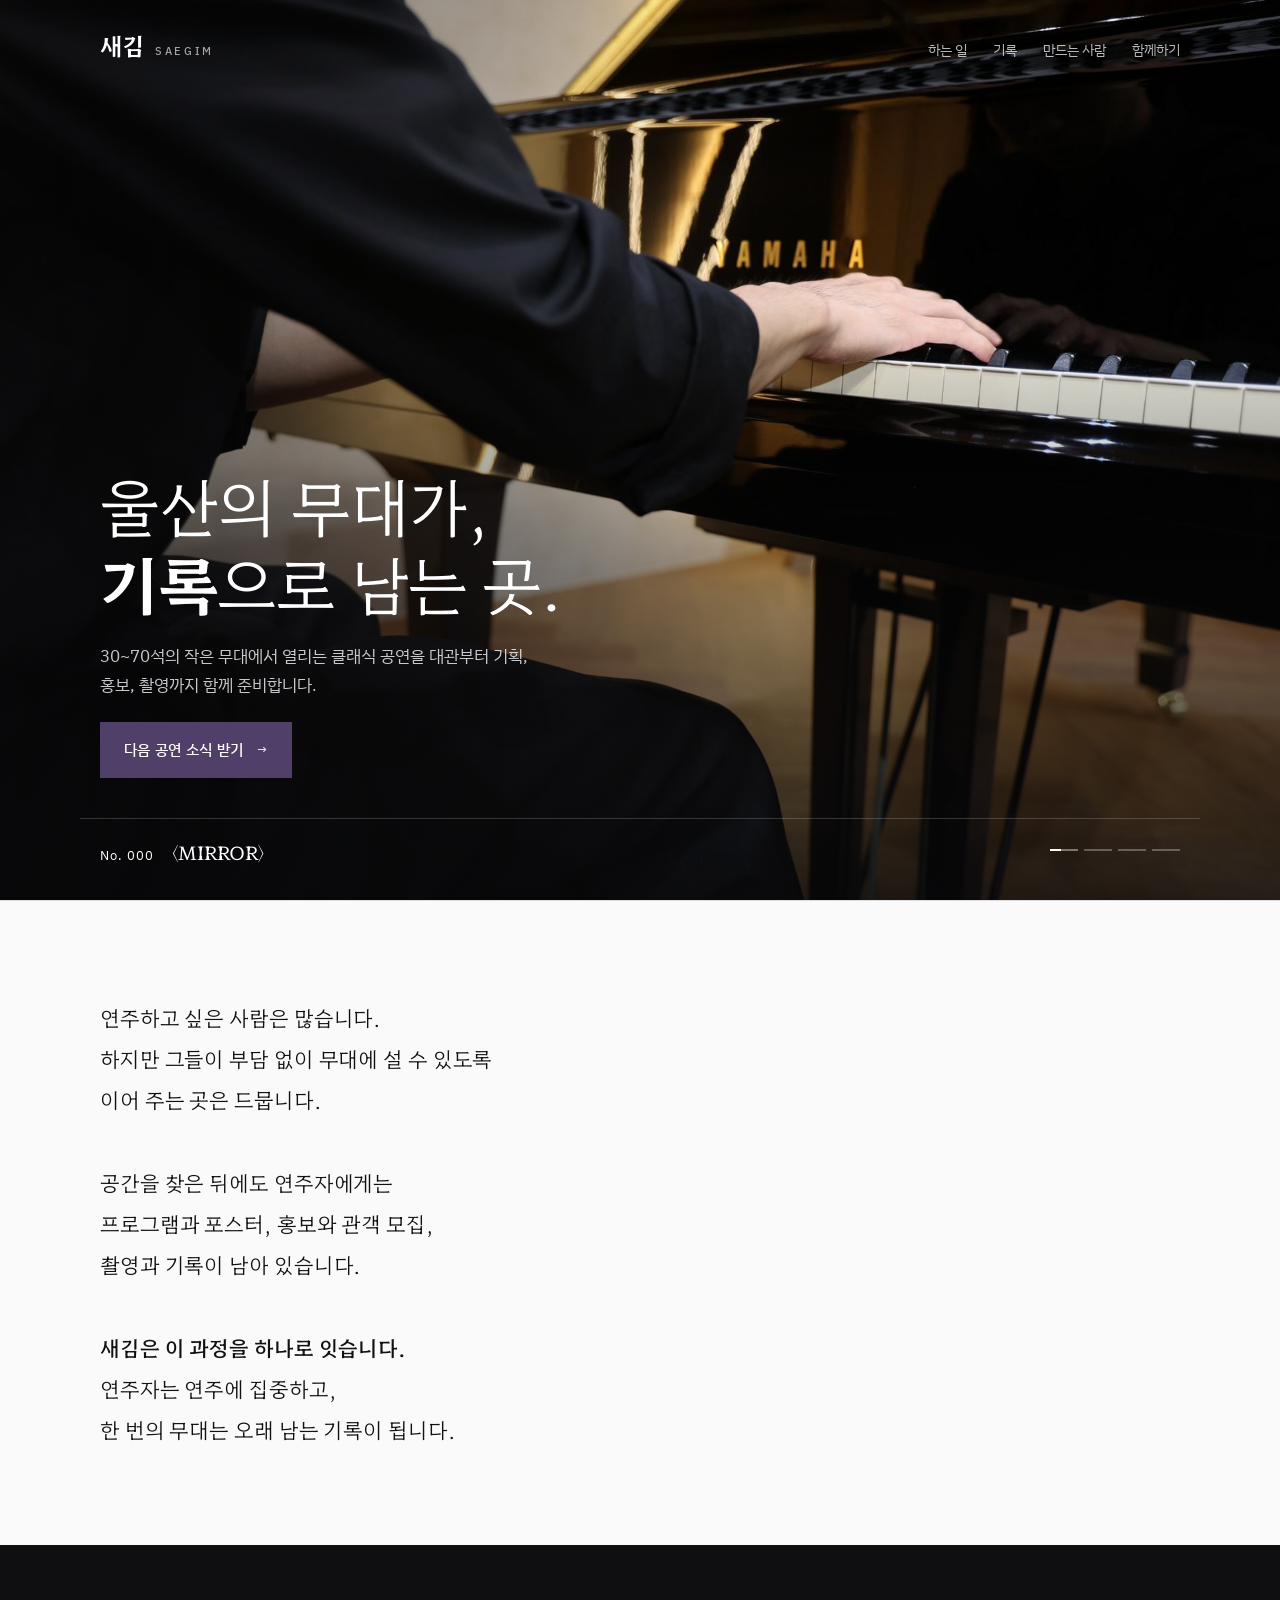
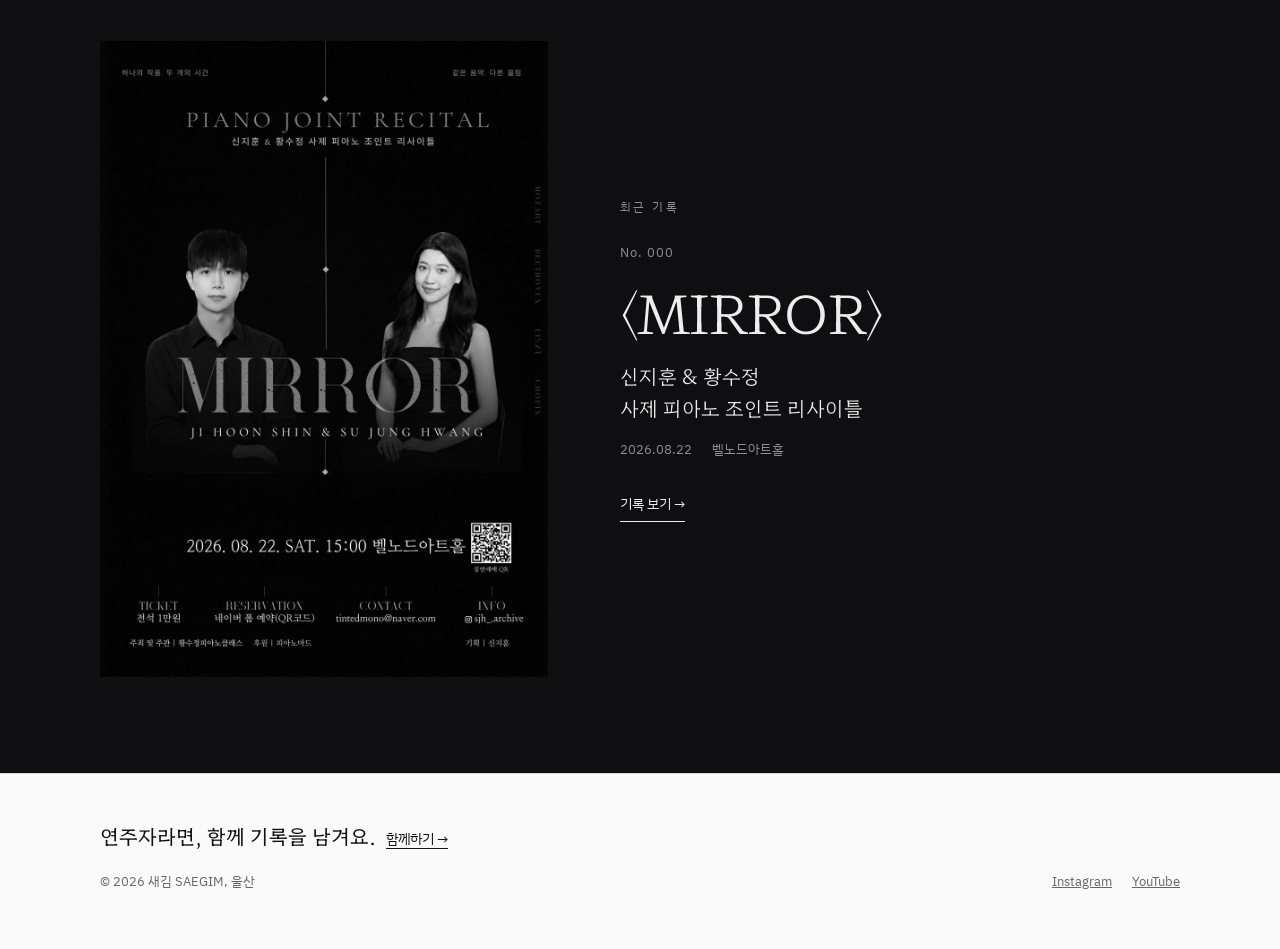
<file: index.html>
<!doctype html>
<html lang="ko">
<head>
<meta charset="utf-8">
<meta name="viewport" content="width=device-width, initial-scale=1, viewport-fit=cover">
<title>새김</title>
<meta name="description" content="울산의 무대가, 기록으로 남는 곳. 30~70석 소규모 클래식 공연을 대관부터 기획, 홍보, 촬영까지 함께 준비합니다.">
<meta property="og:type" content="website">
<meta property="og:site_name" content="새김 SAEGIM">
<meta property="og:title" content="새김">
<meta property="og:description" content="울산의 무대가, 기록으로 남는 곳. 30~70석 소규모 클래식 공연을 대관부터 기획, 홍보, 촬영까지 함께 준비합니다.">
<meta property="og:image" content="https://chromatic01.github.io/saegim/img/hero.jpg">
<meta property="og:url" content="https://chromatic01.github.io/saegim/">
<meta name="theme-color" content="#fafafa">
<link rel="icon" href="data:image/svg+xml,%3Csvg xmlns='http://www.w3.org/2000/svg' viewBox='0 0 64 64'%3E%3Crect width='64' height='64' fill='%23111113'/%3E%3Crect x='40' y='40' width='12' height='12' fill='%234f3f69'/%3E%3C/svg%3E">
<link rel="preconnect" href="https://fonts.googleapis.com">
<link rel="preconnect" href="https://fonts.gstatic.com" crossorigin>
<link rel="stylesheet" href="https://fonts.googleapis.com/css2?family=Hahmlet:wght@300;500;600&family=IBM+Plex+Sans+KR:wght@400;500;600&display=swap">
<link rel="stylesheet" href="assets/style.css?v=202610182118">
</head>
<body>
<header class="head over">
  <div class="wrap">
    <a class="mark" href="index.html">새김 <small>SAEGIM</small></a>
    <nav class="nav" aria-label="메뉴"><a href="work.html">하는 일</a><a href="archive.html">기록</a><a href="about.html">만드는 사람</a><a href="join.html">함께하기</a></nav>
  </div>
</header>
<main>

<section class="stage-hero" aria-label="새김 첫 화면">
  <div class="slides">
      <figure class="slide" data-no="000" data-title="〈MIRROR〉" data-href="mirror.html" data-x="66%" data-y="36%"><img class="bw" src="img/stage/01-hand.jpg" alt="건반 위에 손을 올린 연주자의 뒷모습" width="2000" height="1333"><img class="col" src="img/stage/01-hand.jpg" alt="" width="2000" height="1333"></figure>
      <figure class="slide print" data-no="000" data-title="〈MIRROR〉" data-href="mirror.html" data-x="78%" data-y="50%"><img class="bw" src="img/stage/02-poster.jpg" alt="MIRROR 공연 포스터" width="1200" height="1701" loading="lazy"><img class="col" src="img/stage/02-poster.jpg" alt="" width="1200" height="1701" loading="lazy"></figure>
      <figure class="slide print" data-no="000" data-title="〈MIRROR〉" data-href="mirror.html" data-x="78%" data-y="40%"><img class="bw" src="img/stage/03-program.jpg" alt="MIRROR 공연 프로그램" width="1065" height="1344" loading="lazy"><img class="col" src="img/stage/03-program.jpg" alt="" width="1065" height="1344" loading="lazy"></figure>
      <figure class="slide" data-no="000" data-title="〈MIRROR〉" data-href="mirror.html" data-x="38%" data-y="60%"><img class="bw" src="img/stage/04-hall.jpg" alt="빈 공연장, 그랜드 피아노 앞에 앉은 연주자" width="2000" height="1333" loading="lazy"><img class="col" src="img/stage/04-hall.jpg" alt="" width="2000" height="1333" loading="lazy"></figure>
  </div>
  <div class="shade"></div>
  <div class="wrap hero-copy">
    <h1 class="h1">울산의 무대가,<br><b>기록</b>으로 남는 곳.</h1>
    <p class="lead">30~70석의 작은 무대에서 열리는 클래식 공연을 대관부터 기획, 홍보, 촬영까지 함께 준비합니다.</p>
    <a class="cta" href="join.html">다음 공연 소식 받기 <span>→</span></a>
  </div>
  <div class="wrap hero-bar">
    <a class="hero-rec" href="mirror.html"><span class="no">No. 000</span><span class="t">〈MIRROR〉</span></a>
    <div class="hero-ctrl"><ol class="ticks-row" aria-label="장면 선택"></ol></div>
  </div>
</section>

<section class="sec">
  <div class="wrap">
    <div class="statement">
      <p>연주하고 싶은 사람은 많습니다. <br class="br">하지만 그들이 부담 없이 무대에 설 수 있도록 <br class="br">이어 주는 곳은 드뭅니다.</p>
      <p>공간을 찾은 뒤에도 연주자에게는 <br class="br">프로그램과 포스터, 홍보와 관객 모집, <br class="br">촬영과 기록이 남아 있습니다.</p>
      <p><b>새김은 이 과정을 하나로 잇습니다.</b> <br class="br">연주자는 연주에 집중하고, <br class="br">한 번의 무대는 오래 남는 기록이 됩니다.</p>
    </div>
  </div>
</section>

<section class="feature stage">
  <div class="wrap">
    <a class="feature-card tint" href="mirror.html">
      <figure><img class="mono" src="img/poster.jpg" alt="MIRROR 공연 포스터, 검은 바탕 위 두 연주자의 흑백 사진" width="1000" height="1418"></figure>
      <div class="feature-text">
        <p class="eyebrow">최근 기록</p>
        <p class="feature-no">No. 000</p>
        <h2 class="h2">〈MIRROR〉</h2>
        <p class="feature-sub">신지훈 &amp; 황수정<br>사제 피아노 조인트 리사이틀</p>
        <p class="feature-meta"><span>2026.08.22</span><span>벨노드아트홀</span></p>
        <span class="feature-go">기록 보기 →</span>
      </div>
    </a>
  </div>
</section>

</main>
<footer class="foot" style="background:var(--bg)">
  <div class="wrap">
    <p class="invite">연주자라면, 함께 기록을 남겨요.<a href="join.html">함께하기 →</a></p>
    <div class="foot-row"><span>© 2026 새김 SAEGIM, 울산</span><nav aria-label="외부 링크"><a href="https://www.instagram.com/sjh_.archive/" target="_blank" rel="noopener">Instagram</a><a href="https://www.youtube.com/channel/UCacmF7i-XSiqGQyUx3JiGMw" target="_blank" rel="noopener">YouTube</a></nav></div>
  </div>
</footer>
<script src="assets/site.js?v=202610182118"></script>
<script src="assets/stage.js?v=202610182118"></script>
</body>
</html>
</file>
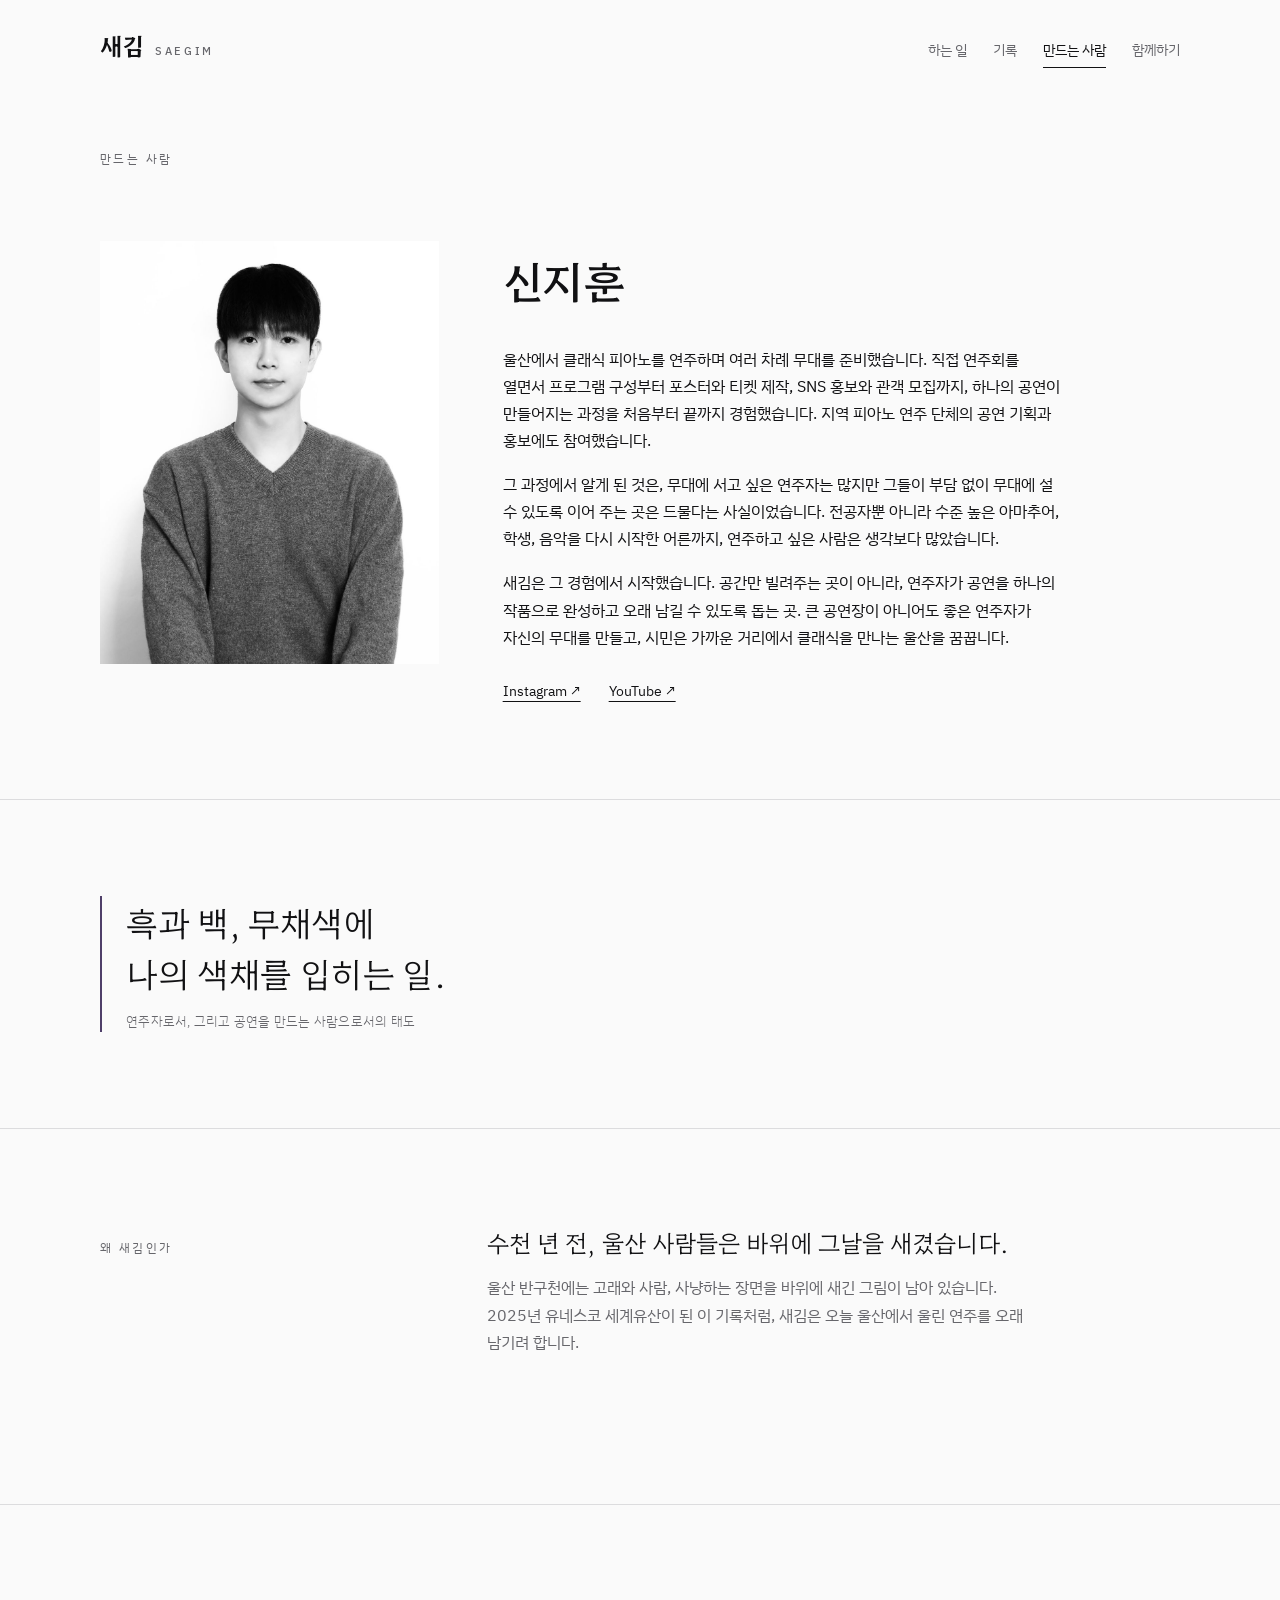
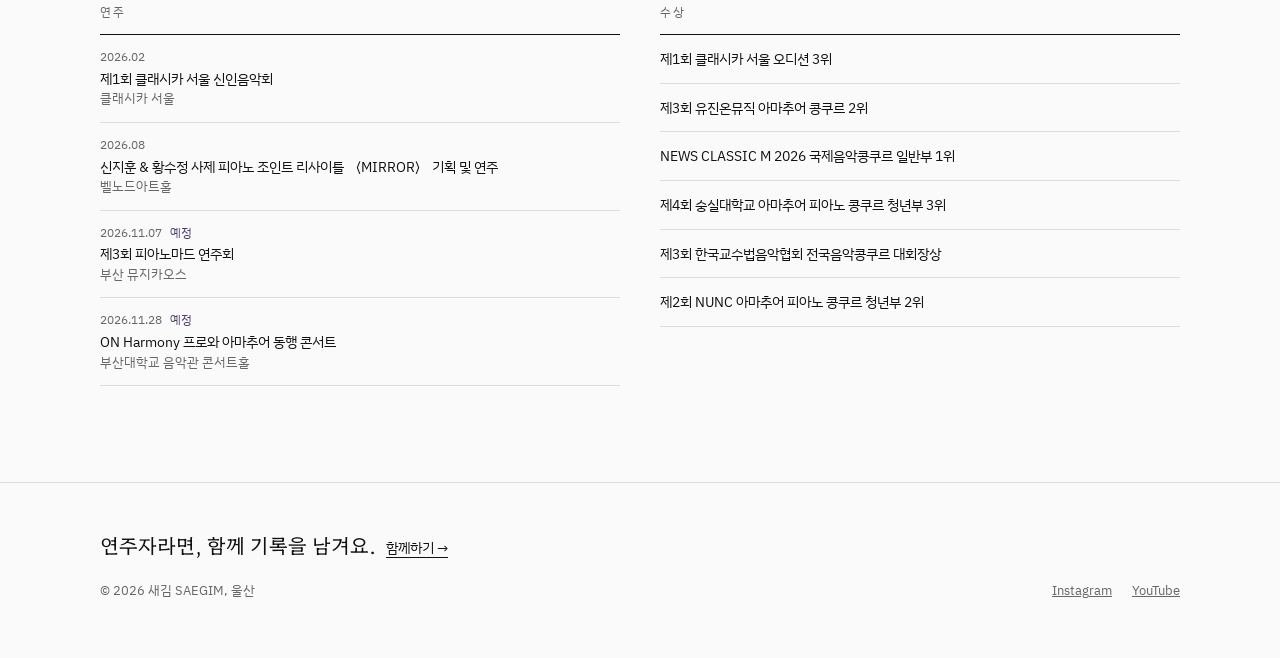
<file: about.html>
<!doctype html>
<html lang="ko">
<head>
<meta charset="utf-8">
<meta name="viewport" content="width=device-width, initial-scale=1, viewport-fit=cover">
<title>만드는 사람 | 새김</title>
<meta name="description" content="피아노 연주자 신지훈. 무대에 서고, 공연을 직접 만들어 온 경험에서 새김을 시작했습니다.">
<meta property="og:type" content="website">
<meta property="og:site_name" content="새김 SAEGIM">
<meta property="og:title" content="만드는 사람 | 새김">
<meta property="og:description" content="피아노 연주자 신지훈. 무대에 서고, 공연을 직접 만들어 온 경험에서 새김을 시작했습니다.">
<meta property="og:image" content="https://chromatic01.github.io/saegim/img/portrait.jpg">
<meta property="og:url" content="https://chromatic01.github.io/saegim/about.html">
<meta name="theme-color" content="#fafafa">
<link rel="icon" href="data:image/svg+xml,%3Csvg xmlns='http://www.w3.org/2000/svg' viewBox='0 0 64 64'%3E%3Crect width='64' height='64' fill='%23111113'/%3E%3Crect x='40' y='40' width='12' height='12' fill='%234f3f69'/%3E%3C/svg%3E">
<link rel="preconnect" href="https://fonts.googleapis.com">
<link rel="preconnect" href="https://fonts.gstatic.com" crossorigin>
<link rel="stylesheet" href="https://fonts.googleapis.com/css2?family=Hahmlet:wght@300;500;600&family=IBM+Plex+Sans+KR:wght@400;500;600&display=swap">
<link rel="stylesheet" href="assets/style.css?v=202610182118">
</head>
<body>
<header class="head">
  <div class="wrap">
    <a class="mark" href="index.html">새김 <small>SAEGIM</small></a>
    <nav class="nav" aria-label="메뉴"><a href="work.html">하는 일</a><a href="archive.html">기록</a><a href="about.html" aria-current="page">만드는 사람</a><a href="join.html">함께하기</a></nav>
  </div>
</header>
<main>

<section class="page-head">
  <div class="wrap"><p class="eyebrow">만드는 사람</p></div>
</section>
<section style="padding-bottom:96px">
  <div class="wrap founder">
    <img src="img/portrait.jpg" alt="신지훈 흑백 프로필 사진" width="1000" height="1249">
    <div>
      <h1 class="name">신지훈</h1>
      <div class="prose" style="margin-top:28px">
        <p>울산에서 클래식 피아노를 연주하며 여러 차례 무대를 준비했습니다. 직접 연주회를 열면서 프로그램 구성부터 포스터와 티켓 제작, SNS 홍보와 관객 모집까지, 하나의 공연이 만들어지는 과정을 처음부터 끝까지 경험했습니다. 지역 피아노 연주 단체의 공연 기획과 홍보에도 참여했습니다.</p>
        <p>그 과정에서 알게 된 것은, 무대에 서고 싶은 연주자는 많지만 그들이 부담 없이 무대에 설 수 있도록 이어 주는 곳은 드물다는 사실이었습니다. 전공자뿐 아니라 수준 높은 아마추어, 학생, 음악을 다시 시작한 어른까지, 연주하고 싶은 사람은 생각보다 많았습니다.</p>
        <p>새김은 그 경험에서 시작했습니다. 공간만 빌려주는 곳이 아니라, 연주자가 공연을 하나의 작품으로 완성하고 오래 남길 수 있도록 돕는 곳. 큰 공연장이 아니어도 좋은 연주자가 자신의 무대를 만들고, 시민은 가까운 거리에서 클래식을 만나는 울산을 꿈꿉니다.</p>
      </div>
      <div class="links"><a class="link" href="https://www.instagram.com/sjh_.archive/" target="_blank" rel="noopener">Instagram ↗</a><a class="link" href="https://www.youtube.com/channel/UCacmF7i-XSiqGQyUx3JiGMw" target="_blank" rel="noopener">YouTube ↗</a></div>
    </div>
  </div>
</section>

<section class="sec">
  <div class="wrap">
    <blockquote class="quote">흑과 백, 무채색에<br>나의 색채를 입히는 일.<cite>연주자로서, 그리고 공연을 만드는 사람으로서의 태도</cite></blockquote>
  </div>
</section>

<section class="sec">
  <div class="wrap">
    <div class="sec-head"><p class="side">왜 새김인가</p>
      <div class="prose">
        <p class="h3" style="font-weight:300;font-size:24px">수천 년 전, 울산 사람들은 바위에 그날을 새겼습니다.</p>
        <p class="muted" style="margin-top:16px">울산 반구천에는 고래와 사람, 사냥하는 장면을 바위에 새긴 그림이 남아 있습니다. 2025년 유네스코 세계유산이 된 이 기록처럼, 새김은 오늘 울산에서 울린 연주를 오래 남기려 합니다.</p>
      </div>
    </div>
  </div>
</section>

<section class="sec">
  <div class="wrap">
    <div class="cv">
      <div>
        <h3>연주</h3>
        <ul>
          <li><span class="d">2026.02</span>제1회 클래시카 서울 신인음악회<span class="s">클래시카 서울</span></li>
          <li><span class="d">2026.08</span>신지훈 &amp; 황수정 사제 피아노 조인트 리사이틀 〈MIRROR〉 기획 및 연주<span class="s">벨노드아트홀</span></li>
          <li><span class="d">2026.11.07<span class="soon">예정</span></span>제3회 피아노마드 연주회<span class="s">부산 뮤지카오스</span></li>
          <li><span class="d">2026.11.28<span class="soon">예정</span></span>ON Harmony 프로와 아마추어 동행 콘서트<span class="s">부산대학교 음악관 콘서트홀</span></li>
        </ul>
      </div>
      <div>
        <h3>수상</h3>
        <ul>
          <li>제1회 클래시카 서울 오디션 3위</li>
          <li>제3회 유진온뮤직 아마추어 콩쿠르 2위</li>
          <li>NEWS CLASSIC M 2026 국제음악콩쿠르 일반부 1위</li>
          <li>제4회 숭실대학교 아마추어 피아노 콩쿠르 청년부 3위</li>
          <li>제3회 한국교수법음악협회 전국음악콩쿠르 대회장상</li>
          <li>제2회 NUNC 아마추어 피아노 콩쿠르 청년부 2위</li>
        </ul>
      </div>
    </div>
  </div>
</section>

</main>
<footer class="foot" style="background:var(--bg)">
  <div class="wrap">
    <p class="invite">연주자라면, 함께 기록을 남겨요.<a href="join.html">함께하기 →</a></p>
    <div class="foot-row"><span>© 2026 새김 SAEGIM, 울산</span><nav aria-label="외부 링크"><a href="https://www.instagram.com/sjh_.archive/" target="_blank" rel="noopener">Instagram</a><a href="https://www.youtube.com/channel/UCacmF7i-XSiqGQyUx3JiGMw" target="_blank" rel="noopener">YouTube</a></nav></div>
  </div>
</footer>
<script src="assets/site.js?v=202610182118"></script>
</body>
</html>
</file>
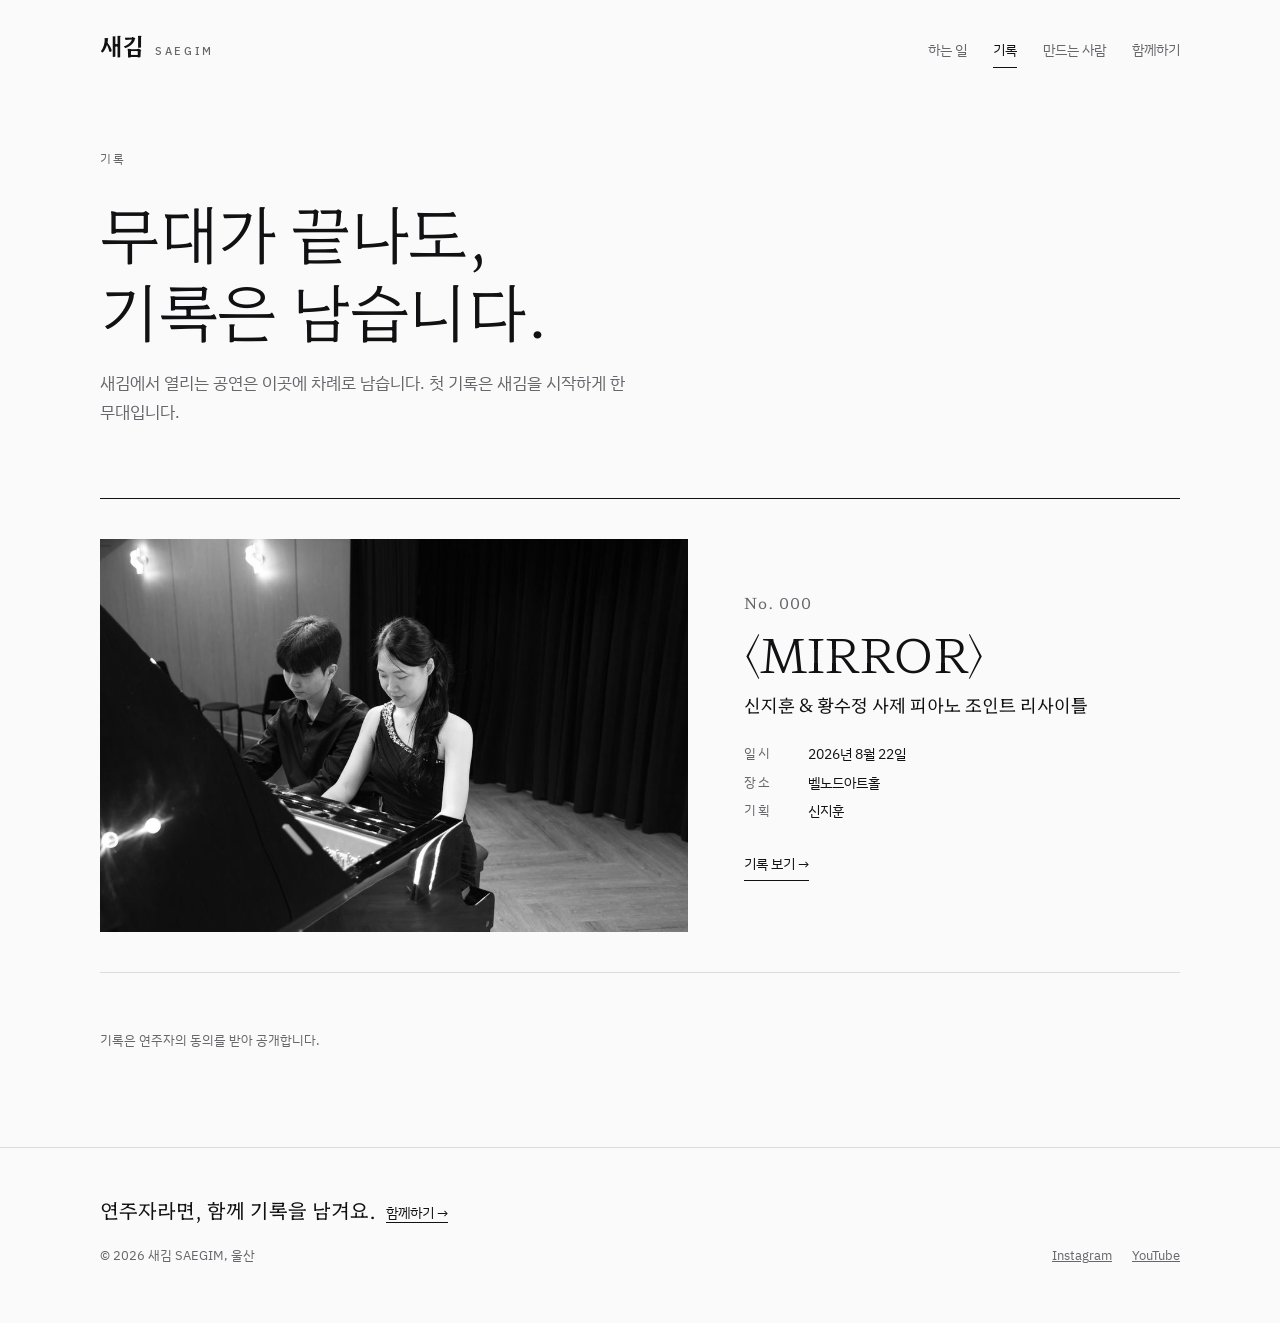
<file: archive.html>
<!doctype html>
<html lang="ko">
<head>
<meta charset="utf-8">
<meta name="viewport" content="width=device-width, initial-scale=1, viewport-fit=cover">
<title>기록 | 새김</title>
<meta name="description" content="새김에서 열린 공연이 차례로 남는 기록 보관함.">
<meta property="og:type" content="website">
<meta property="og:site_name" content="새김 SAEGIM">
<meta property="og:title" content="기록 | 새김">
<meta property="og:description" content="새김에서 열린 공연이 차례로 남는 기록 보관함.">
<meta property="og:image" content="https://chromatic01.github.io/saegim/img/duo.jpg">
<meta property="og:url" content="https://chromatic01.github.io/saegim/archive.html">
<meta name="theme-color" content="#fafafa">
<link rel="icon" href="data:image/svg+xml,%3Csvg xmlns='http://www.w3.org/2000/svg' viewBox='0 0 64 64'%3E%3Crect width='64' height='64' fill='%23111113'/%3E%3Crect x='40' y='40' width='12' height='12' fill='%234f3f69'/%3E%3C/svg%3E">
<link rel="preconnect" href="https://fonts.googleapis.com">
<link rel="preconnect" href="https://fonts.gstatic.com" crossorigin>
<link rel="stylesheet" href="https://fonts.googleapis.com/css2?family=Hahmlet:wght@300;500;600&family=IBM+Plex+Sans+KR:wght@400;500;600&display=swap">
<link rel="stylesheet" href="assets/style.css?v=202610182118">
</head>
<body>
<header class="head">
  <div class="wrap">
    <a class="mark" href="index.html">새김 <small>SAEGIM</small></a>
    <nav class="nav" aria-label="메뉴"><a href="work.html">하는 일</a><a href="archive.html" aria-current="page">기록</a><a href="about.html">만드는 사람</a><a href="join.html">함께하기</a></nav>
  </div>
</header>
<main>

<section class="page-head">
  <div class="wrap">
    <p class="eyebrow">기록</p>
    <h1 class="h1">무대가 끝나도,<br>기록은 남습니다.</h1>
    <p class="lead">새김에서 열리는 공연은 이곳에 차례로 남습니다. 첫 기록은 새김을 시작하게 한 무대입니다.</p>
  </div>
</section>
<section class="sec" style="padding-top:0;border-top:0">
  <div class="wrap">
    <ol class="records">
      <li>
        <a class="record tint" href="mirror.html">
          <figure><img class="mono" src="img/duo.jpg" alt="두 연주자가 한 피아노 앞에 나란히 앉아 연주하는 모습" width="1000" height="667"></figure>
          <div class="record-text">
            <p class="record-no">No. 000</p>
            <h2 class="record-t">〈MIRROR〉</h2>
            <p class="record-sub">신지훈 &amp; 황수정 사제 피아노 조인트 리사이틀</p>
            <dl class="record-info"><dt>일시</dt><dd>2026년 8월 22일</dd><dt>장소</dt><dd>벨노드아트홀</dd><dt>기획</dt><dd>신지훈</dd></dl>
            <span class="record-go">기록 보기 →</span>
          </div>
        </a>
      </li>
    </ol>
    <p class="small muted" style="margin-top:56px">기록은 연주자의 동의를 받아 공개합니다.</p>
  </div>
</section>

</main>
<footer class="foot" style="background:var(--bg)">
  <div class="wrap">
    <p class="invite">연주자라면, 함께 기록을 남겨요.<a href="join.html">함께하기 →</a></p>
    <div class="foot-row"><span>© 2026 새김 SAEGIM, 울산</span><nav aria-label="외부 링크"><a href="https://www.instagram.com/sjh_.archive/" target="_blank" rel="noopener">Instagram</a><a href="https://www.youtube.com/channel/UCacmF7i-XSiqGQyUx3JiGMw" target="_blank" rel="noopener">YouTube</a></nav></div>
  </div>
</footer>
<script src="assets/site.js?v=202610182118"></script>
</body>
</html>
</file>
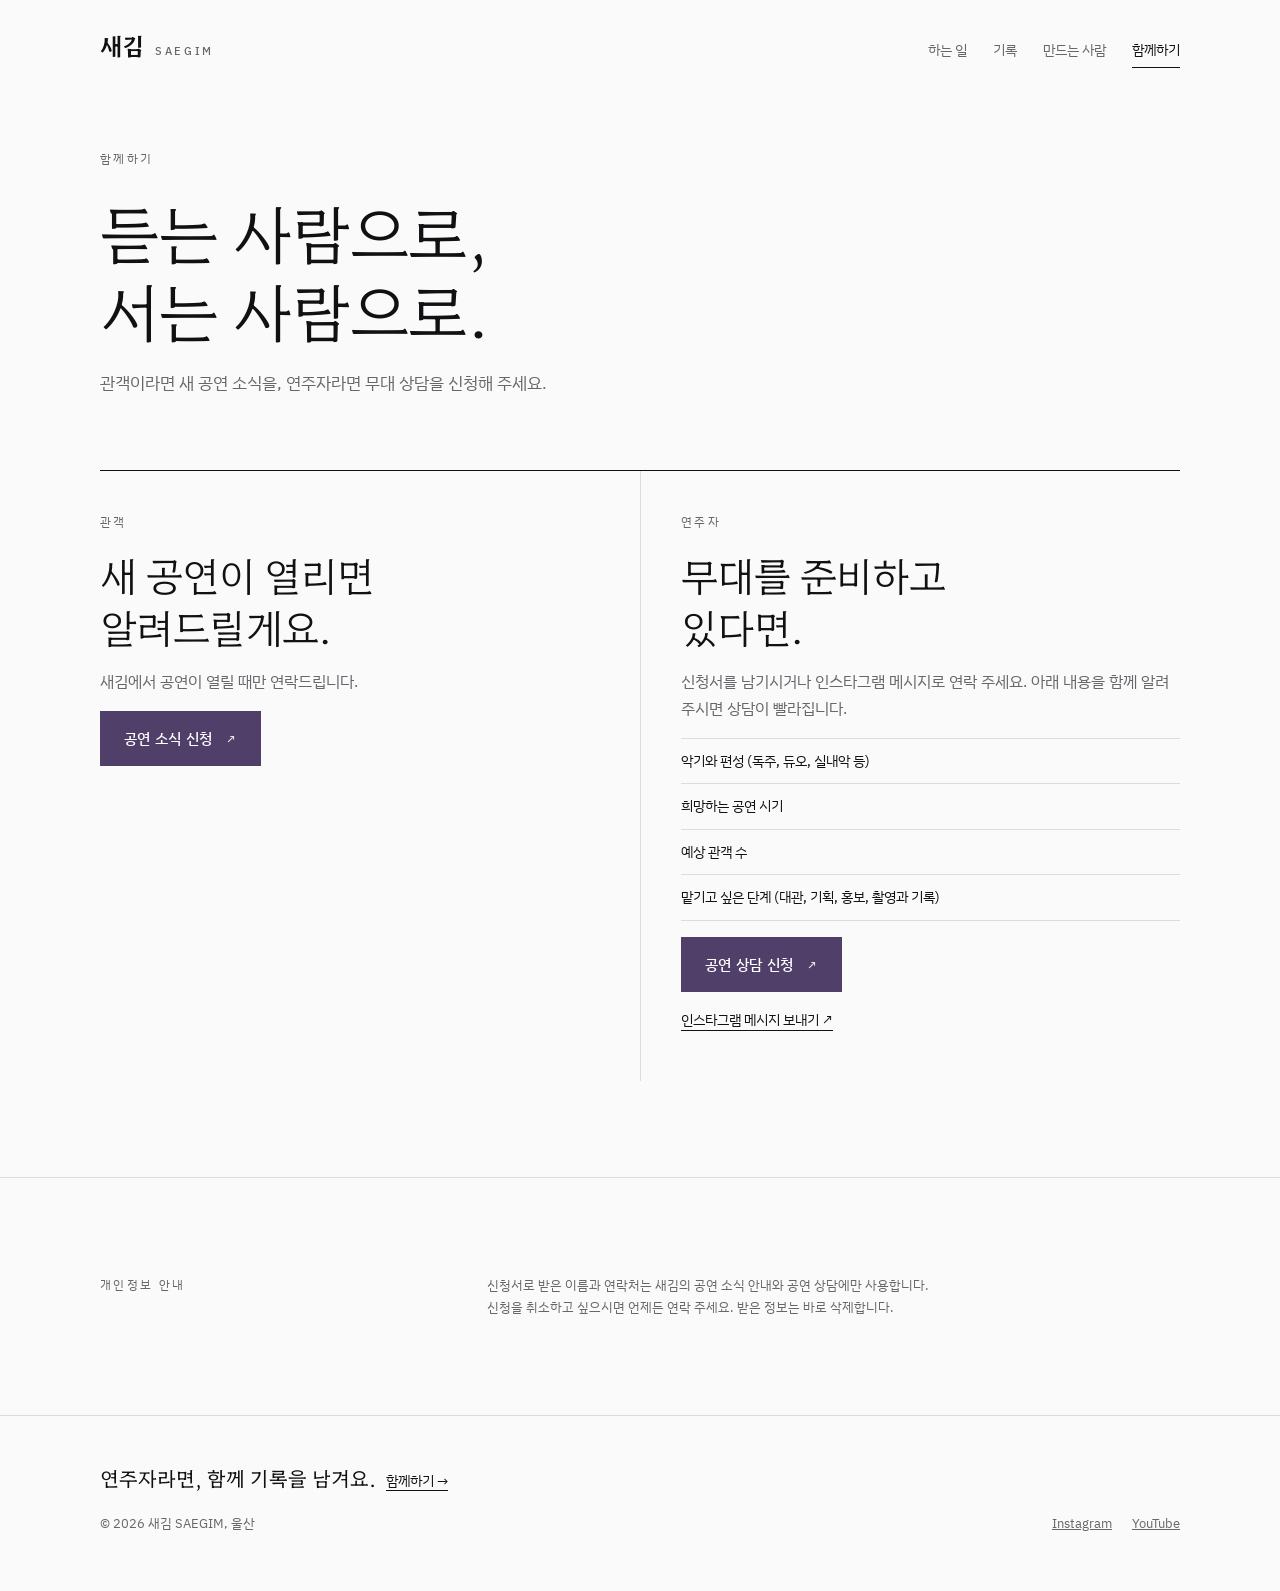
<file: join.html>
<!doctype html>
<html lang="ko">
<head>
<meta charset="utf-8">
<meta name="viewport" content="width=device-width, initial-scale=1, viewport-fit=cover">
<title>함께하기 | 새김</title>
<meta name="description" content="관객이라면 새 공연 소식을, 연주자라면 무대 상담을 신청해 주세요.">
<meta property="og:type" content="website">
<meta property="og:site_name" content="새김 SAEGIM">
<meta property="og:title" content="함께하기 | 새김">
<meta property="og:description" content="관객이라면 새 공연 소식을, 연주자라면 무대 상담을 신청해 주세요.">
<meta property="og:image" content="https://chromatic01.github.io/saegim/img/hands.jpg">
<meta property="og:url" content="https://chromatic01.github.io/saegim/join.html">
<meta name="theme-color" content="#fafafa">
<link rel="icon" href="data:image/svg+xml,%3Csvg xmlns='http://www.w3.org/2000/svg' viewBox='0 0 64 64'%3E%3Crect width='64' height='64' fill='%23111113'/%3E%3Crect x='40' y='40' width='12' height='12' fill='%234f3f69'/%3E%3C/svg%3E">
<link rel="preconnect" href="https://fonts.googleapis.com">
<link rel="preconnect" href="https://fonts.gstatic.com" crossorigin>
<link rel="stylesheet" href="https://fonts.googleapis.com/css2?family=Hahmlet:wght@300;500;600&family=IBM+Plex+Sans+KR:wght@400;500;600&display=swap">
<link rel="stylesheet" href="assets/style.css?v=202610182118">
</head>
<body>
<header class="head">
  <div class="wrap">
    <a class="mark" href="index.html">새김 <small>SAEGIM</small></a>
    <nav class="nav" aria-label="메뉴"><a href="work.html">하는 일</a><a href="archive.html">기록</a><a href="about.html">만드는 사람</a><a href="join.html" aria-current="page">함께하기</a></nav>
  </div>
</header>
<main>

<section class="page-head">
  <div class="wrap">
    <p class="eyebrow">함께하기</p>
    <h1 class="h1">듣는 사람으로,<br>서는 사람으로.</h1>
    <p class="lead">관객이라면 새 공연 소식을, 연주자라면 무대 상담을 신청해 주세요.</p>
  </div>
</section>

<section class="sec" style="padding-top:0;border-top:0">
  <div class="wrap">
    <div class="paths">
      <div class="path" id="audience">
        <p class="side">관객</p>
        <h2 class="h2">새 공연이 열리면<br>알려드릴게요.</h2>
        <p>새김에서 공연이 열릴 때만 연락드립니다.</p>
        <a class="cta" href="https://naver.me/xwo3xqHB" target="_blank" rel="noopener">공연 소식 신청 <span>↗</span></a>
      </div>
      <div class="path" id="performer">
        <p class="side">연주자</p>
        <h2 class="h2">무대를 준비하고<br>있다면.</h2>
        <p>신청서를 남기시거나 인스타그램 메시지로 연락 주세요. 아래 내용을 함께 알려 주시면 상담이 빨라집니다.</p>
        <ul>
          <li>악기와 편성 (독주, 듀오, 실내악 등)</li>
          <li>희망하는 공연 시기</li>
          <li>예상 관객 수</li>
          <li>맡기고 싶은 단계 (대관, 기획, 홍보, 촬영과 기록)</li>
        </ul>
        <a class="cta" href="https://naver.me/xwo3xqHB" target="_blank" rel="noopener">공연 상담 신청 <span>↗</span></a>
        <a class="link" href="https://www.instagram.com/sjh_.archive/" target="_blank" rel="noopener">인스타그램 메시지 보내기 ↗</a>
      </div>
    </div>
  </div>
</section>

<section class="sec">
  <div class="wrap two-col">
    <p class="side">개인정보 안내</p>
    <div class="prose muted small">
      <p>신청서로 받은 이름과 연락처는 새김의 공연 소식 안내와 공연 상담에만 사용합니다. 신청을 취소하고 싶으시면 언제든 연락 주세요. 받은 정보는 바로 삭제합니다.</p>
    </div>
  </div>
</section>

</main>
<footer class="foot" style="background:var(--bg)">
  <div class="wrap">
    <p class="invite">연주자라면, 함께 기록을 남겨요.<a href="join.html">함께하기 →</a></p>
    <div class="foot-row"><span>© 2026 새김 SAEGIM, 울산</span><nav aria-label="외부 링크"><a href="https://www.instagram.com/sjh_.archive/" target="_blank" rel="noopener">Instagram</a><a href="https://www.youtube.com/channel/UCacmF7i-XSiqGQyUx3JiGMw" target="_blank" rel="noopener">YouTube</a></nav></div>
  </div>
</footer>
<script src="assets/site.js?v=202610182118"></script>
</body>
</html>
</file>
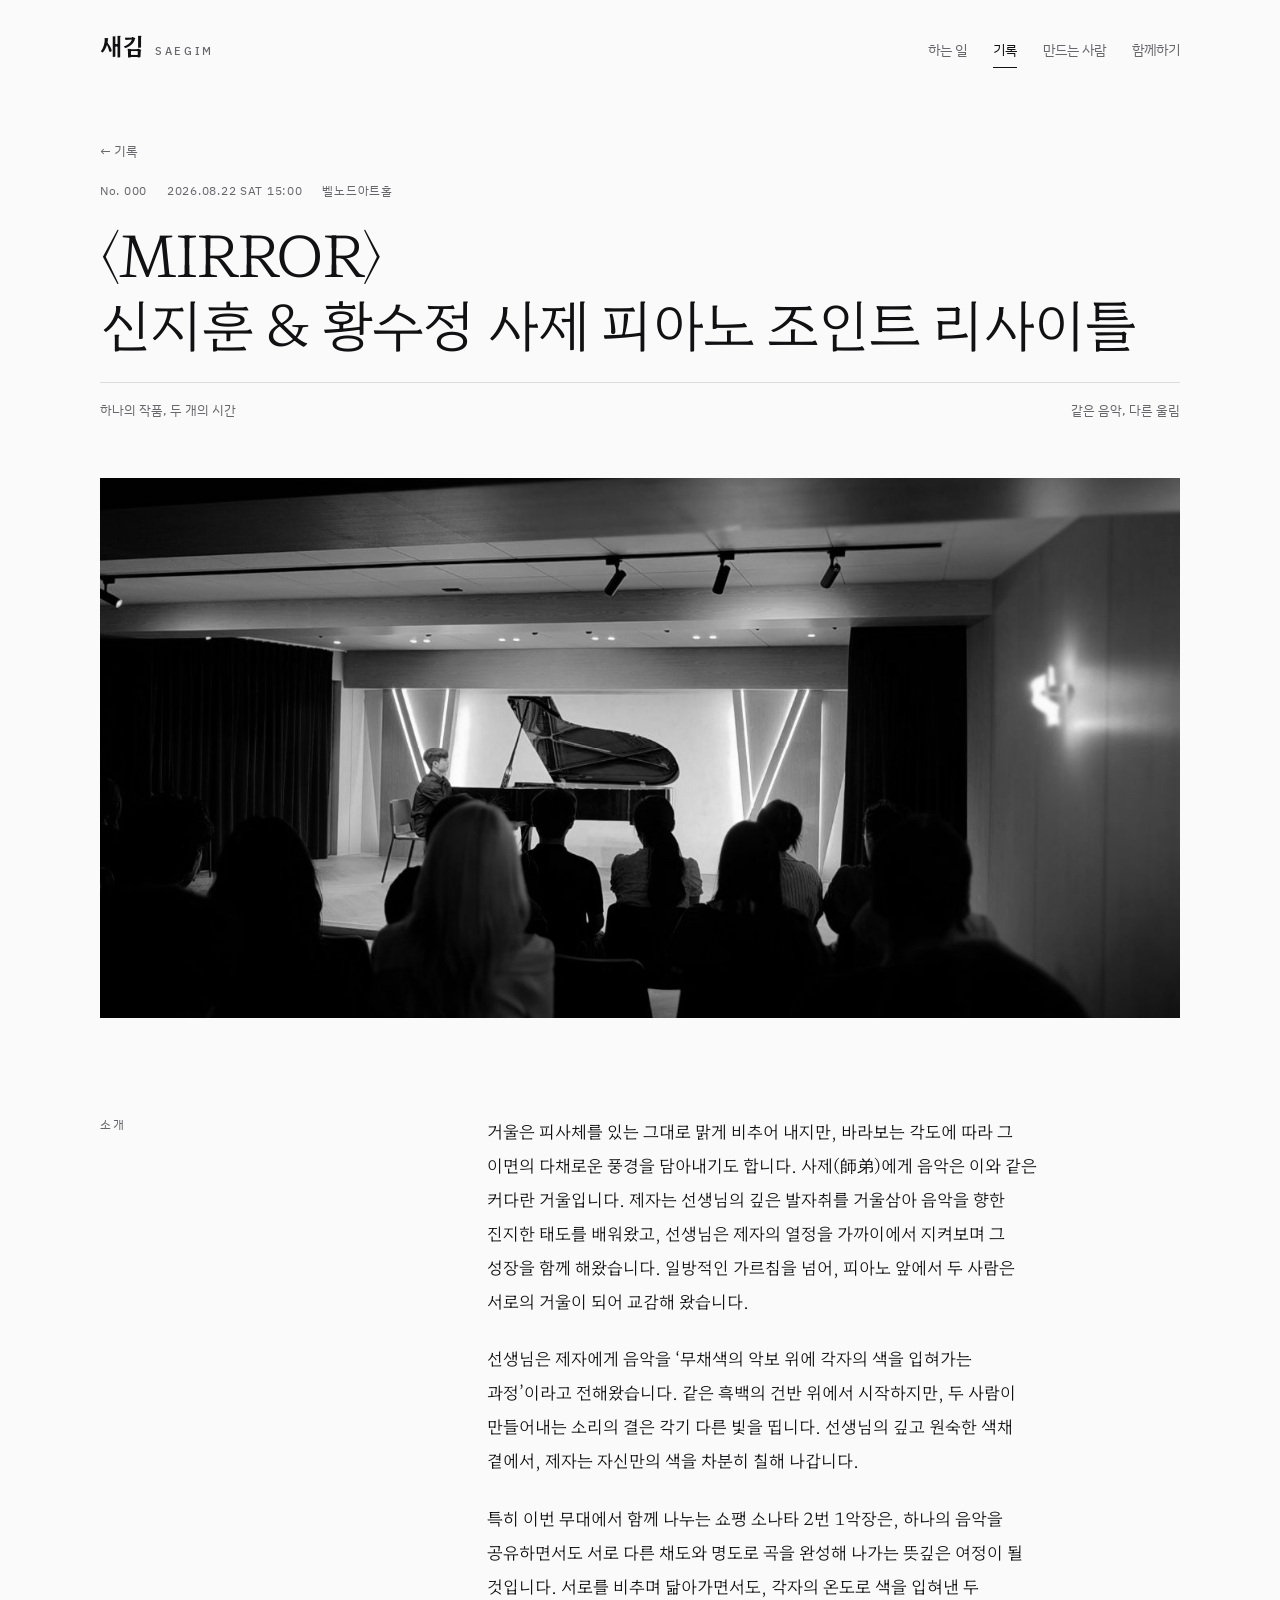
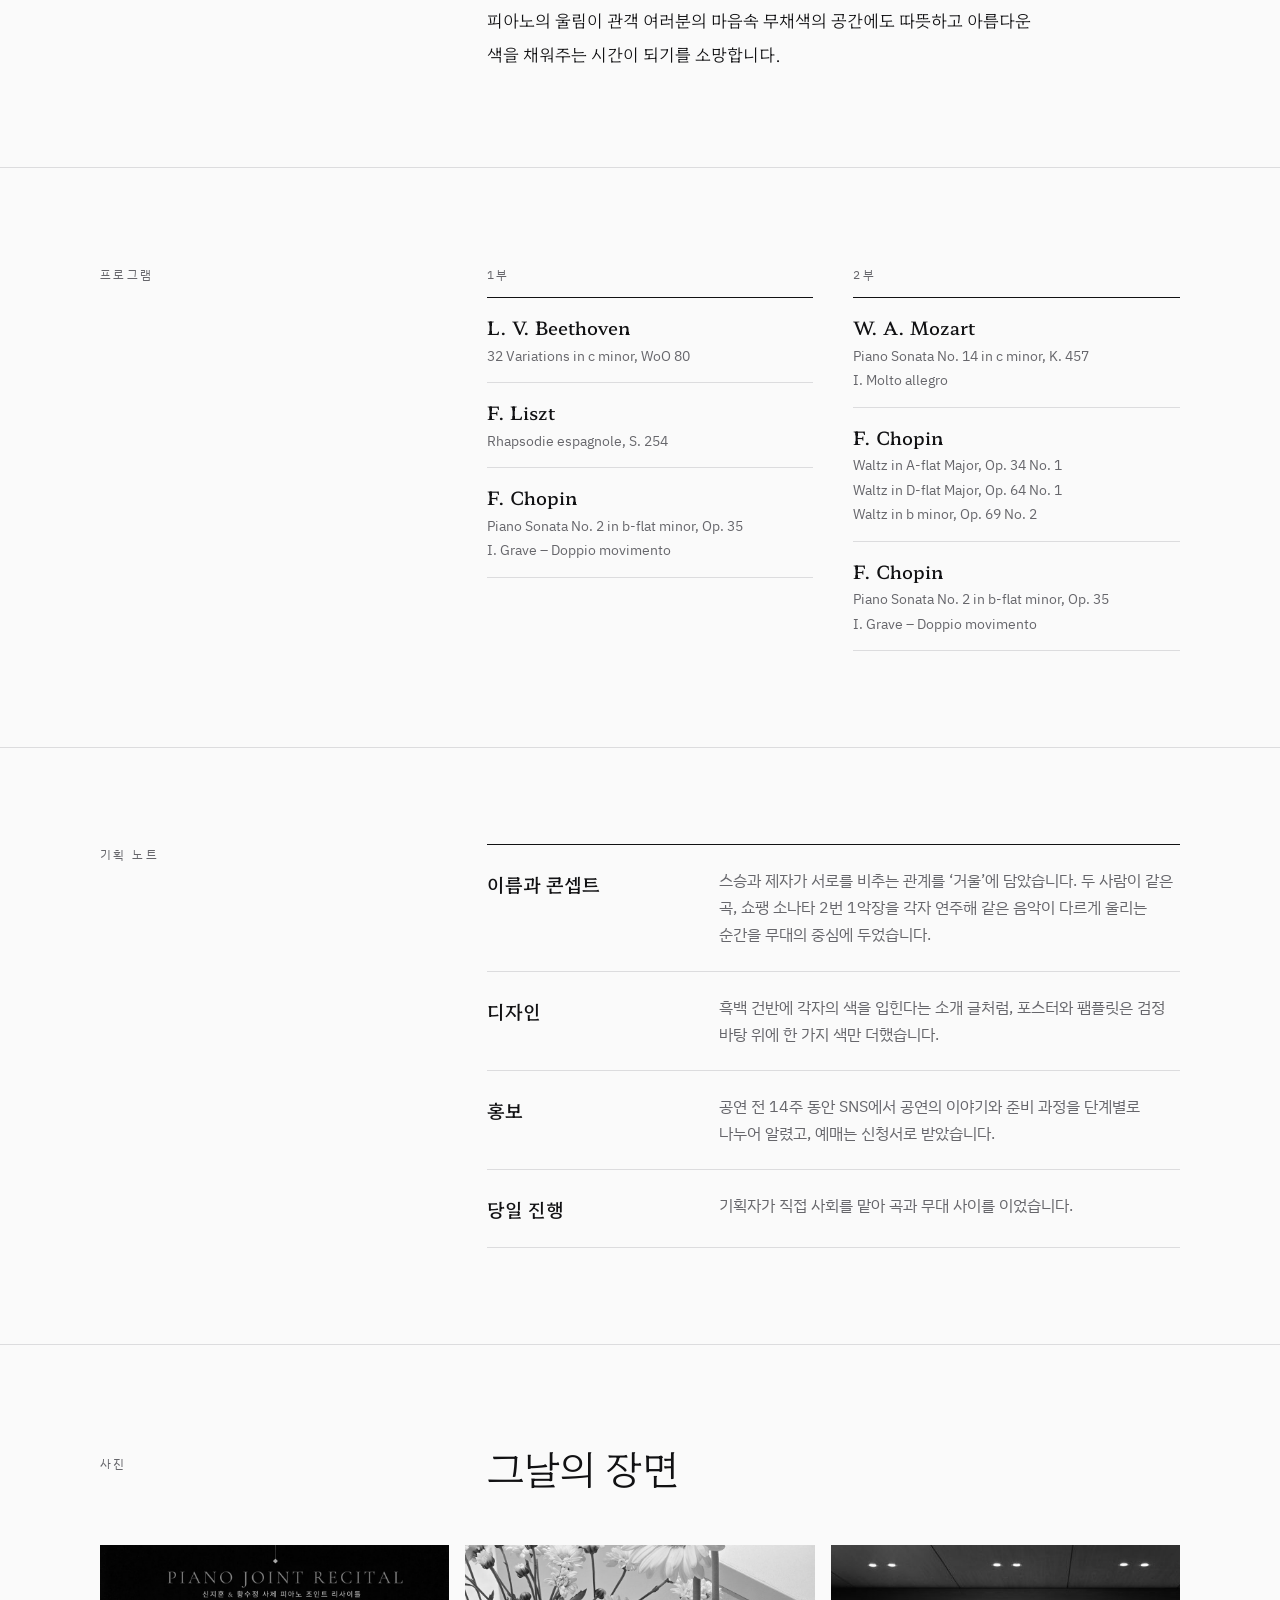
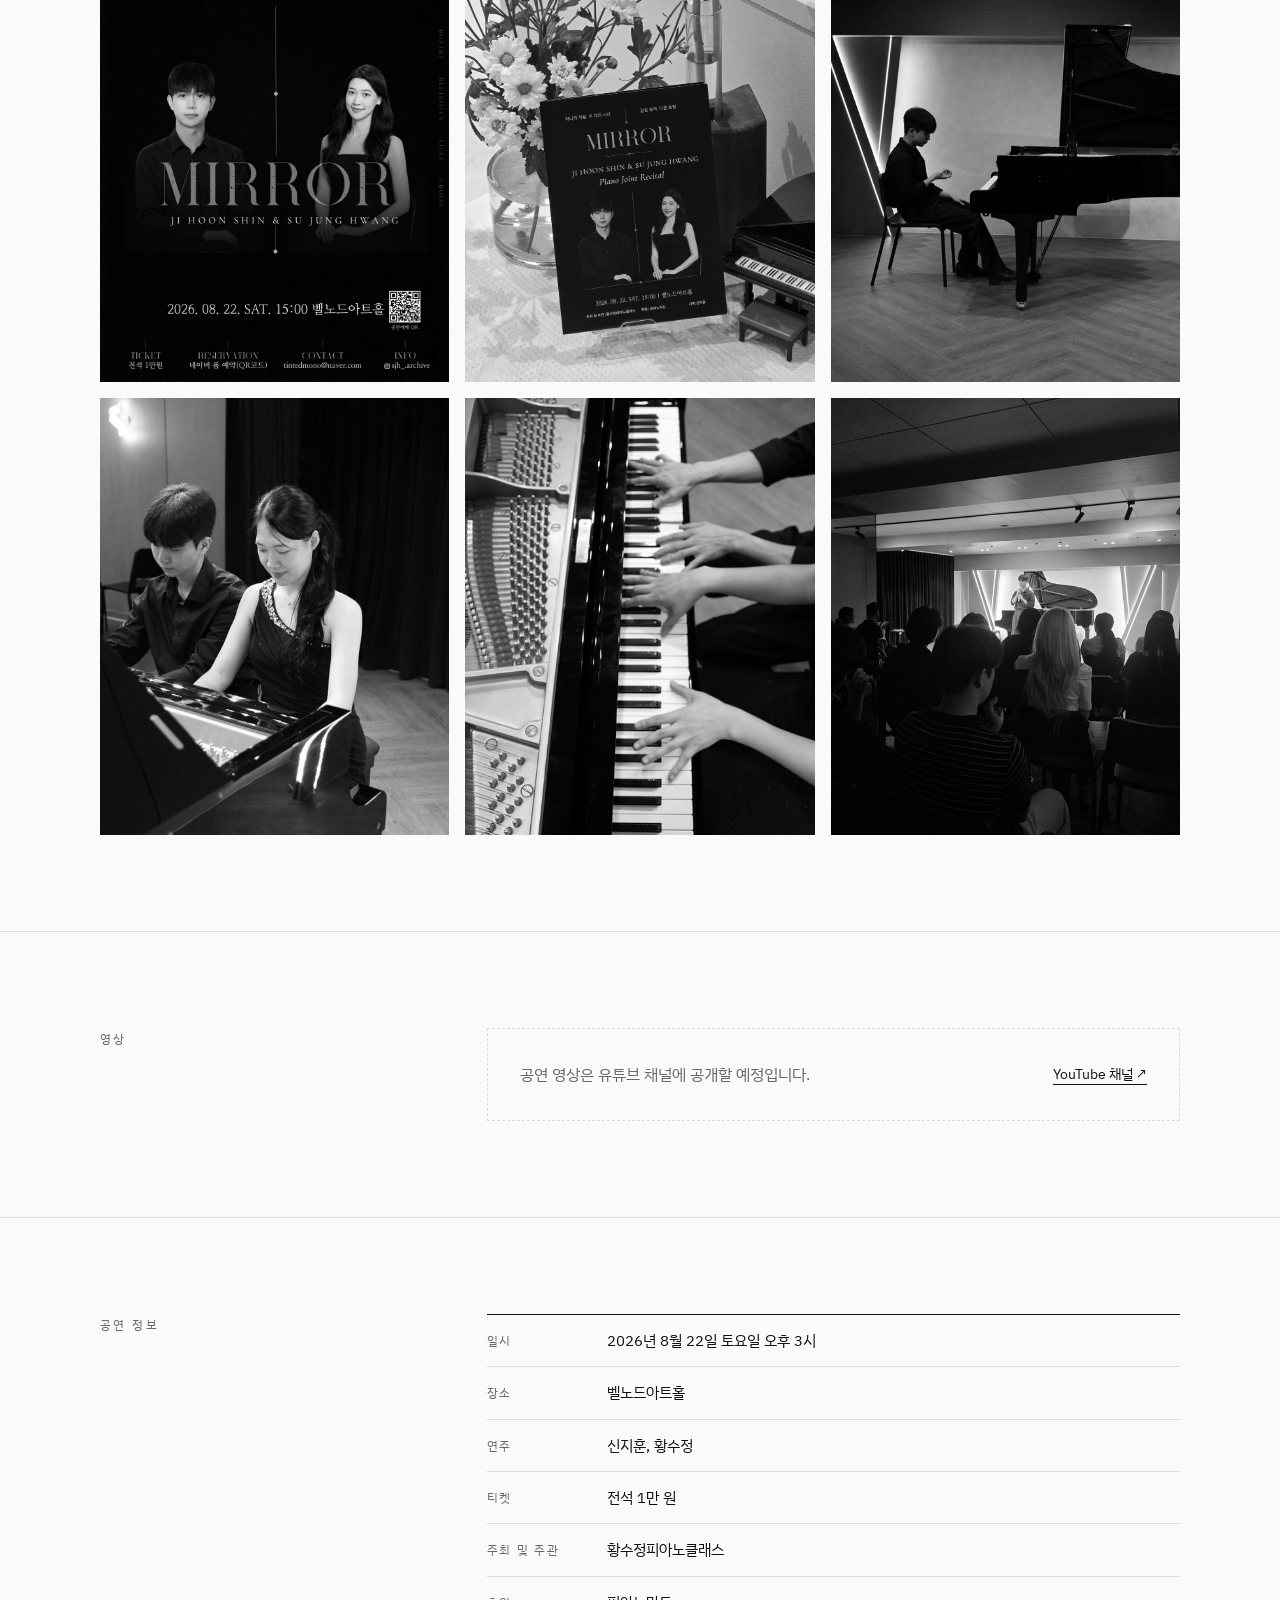
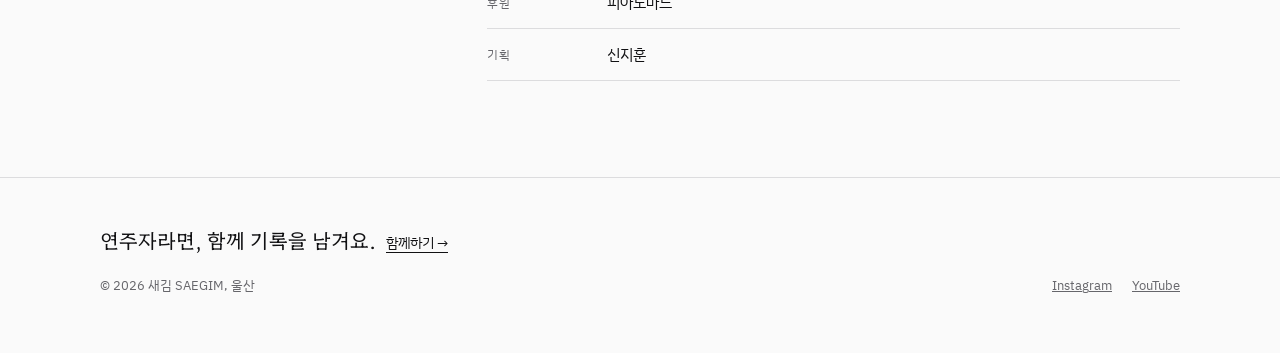
<file: mirror.html>
<!doctype html>
<html lang="ko">
<head>
<meta charset="utf-8">
<meta name="viewport" content="width=device-width, initial-scale=1, viewport-fit=cover">
<title>〈MIRROR〉 No. 000 | 새김</title>
<meta name="description" content="2026.08.22 벨노드아트홀, 신지훈 & 황수정 사제 피아노 조인트 리사이틀의 기록.">
<meta property="og:type" content="website">
<meta property="og:site_name" content="새김 SAEGIM">
<meta property="og:title" content="〈MIRROR〉 No. 000 | 새김">
<meta property="og:description" content="2026.08.22 벨노드아트홀, 신지훈 & 황수정 사제 피아노 조인트 리사이틀의 기록.">
<meta property="og:image" content="https://chromatic01.github.io/saegim/img/duo.jpg">
<meta property="og:url" content="https://chromatic01.github.io/saegim/mirror.html">
<meta name="theme-color" content="#fafafa">
<link rel="icon" href="data:image/svg+xml,%3Csvg xmlns='http://www.w3.org/2000/svg' viewBox='0 0 64 64'%3E%3Crect width='64' height='64' fill='%23111113'/%3E%3Crect x='40' y='40' width='12' height='12' fill='%234f3f69'/%3E%3C/svg%3E">
<link rel="preconnect" href="https://fonts.googleapis.com">
<link rel="preconnect" href="https://fonts.gstatic.com" crossorigin>
<link rel="stylesheet" href="https://fonts.googleapis.com/css2?family=Hahmlet:wght@300;500;600&family=IBM+Plex+Sans+KR:wght@400;500;600&display=swap">
<link rel="stylesheet" href="assets/style.css?v=202610182118">
</head>
<body>
<header class="head">
  <div class="wrap">
    <a class="mark" href="index.html">새김 <small>SAEGIM</small></a>
    <nav class="nav" aria-label="메뉴"><a href="work.html">하는 일</a><a href="archive.html" aria-current="page">기록</a><a href="about.html">만드는 사람</a><a href="join.html">함께하기</a></nav>
  </div>
</header>
<main>

<section class="rec-head">
  <div class="wrap">
    <a class="back" href="archive.html">← 기록</a>
    <p class="rec-meta"><span>No. 000</span><span>2026.08.22 SAT 15:00</span><span>벨노드아트홀</span></p>
    <h1 class="h1" style="font-size:clamp(32px,5vw,56px)">〈MIRROR〉<br>신지훈 &amp; 황수정 사제 피아노 조인트 리사이틀</h1>
    <p class="rec-tag"><span>하나의 작품, 두 개의 시간</span><span>같은 음악, 다른 울림</span></p>
  </div>
</section>
<div class="wrap"><figure class="rec-hero tint"><img class="mono" src="img/hero.jpg" alt="객석 뒤에서 바라본 무대, 그랜드 피아노 앞에서 연주하는 모습" width="1344" height="754"></figure></div>

<section class="sec" style="border-top:0">
  <div class="wrap two-col">
    <p class="side">소개</p>
    <div class="letter prose"><p>거울은 피사체를 있는 그대로 맑게 비추어 내지만, 바라보는 각도에 따라 그 이면의 다채로운 풍경을 담아내기도 합니다. 사제(師弟)에게 음악은 이와 같은 커다란 거울입니다. 제자는 선생님의 깊은 발자취를 거울삼아 음악을 향한 진지한 태도를 배워왔고, 선생님은 제자의 열정을 가까이에서 지켜보며 그 성장을 함께 해왔습니다. 일방적인 가르침을 넘어, 피아노 앞에서 두 사람은 서로의 거울이 되어 교감해 왔습니다.</p><p>선생님은 제자에게 음악을 ‘무채색의 악보 위에 각자의 색을 입혀가는 과정’이라고 전해왔습니다. 같은 흑백의 건반 위에서 시작하지만, 두 사람이 만들어내는 소리의 결은 각기 다른 빛을 띱니다. 선생님의 깊고 원숙한 색채 곁에서, 제자는 자신만의 색을 차분히 칠해 나갑니다.</p><p>특히 이번 무대에서 함께 나누는 쇼팽 소나타 2번 1악장은, 하나의 음악을 공유하면서도 서로 다른 채도와 명도로 곡을 완성해 나가는 뜻깊은 여정이 될 것입니다. 서로를 비추며 닮아가면서도, 각자의 온도로 색을 입혀낸 두 피아노의 울림이 관객 여러분의 마음속 무채색의 공간에도 따뜻하고 아름다운 색을 채워주는 시간이 되기를 소망합니다.</p></div>
  </div>
</section>

<section class="sec">
  <div class="wrap two-col">
    <p class="side">프로그램</p>
    <div class="program">
      <div><h3>1부</h3><ul>
        <li><span class="composer">L. V. Beethoven</span><span class="work">32 Variations in c minor, WoO 80</span></li>
        <li><span class="composer">F. Liszt</span><span class="work">Rhapsodie espagnole, S. 254</span></li>
        <li><span class="composer">F. Chopin</span><span class="work">Piano Sonata No. 2 in b-flat minor, Op. 35<br>I. Grave – Doppio movimento</span></li>
      </ul></div>
      <div><h3>2부</h3><ul>
        <li><span class="composer">W. A. Mozart</span><span class="work">Piano Sonata No. 14 in c minor, K. 457<br>I. Molto allegro</span></li>
        <li><span class="composer">F. Chopin</span><span class="work">Waltz in A-flat Major, Op. 34 No. 1<br>Waltz in D-flat Major, Op. 64 No. 1<br>Waltz in b minor, Op. 69 No. 2</span></li>
        <li><span class="composer">F. Chopin</span><span class="work">Piano Sonata No. 2 in b-flat minor, Op. 35<br>I. Grave – Doppio movimento</span></li>
      </ul></div>
    </div>
  </div>
</section>

<section class="sec">
  <div class="wrap two-col">
    <p class="side">기획 노트</p>
    <ol class="notes">
      <li><h3>이름과 콘셉트</h3><p>스승과 제자가 서로를 비추는 관계를 ‘거울’에 담았습니다. 두 사람이 같은 곡, 쇼팽 소나타 2번 1악장을 각자 연주해 같은 음악이 다르게 울리는 순간을 무대의 중심에 두었습니다.</p></li>
      <li><h3>디자인</h3><p>흑백 건반에 각자의 색을 입힌다는 소개 글처럼, 포스터와 팸플릿은 검정 바탕 위에 한 가지 색만 더했습니다.</p></li>
      <li><h3>홍보</h3><p>공연 전 14주 동안 SNS에서 공연의 이야기와 준비 과정을 단계별로 나누어 알렸고, 예매는 신청서로 받았습니다.</p></li>
      <li><h3>당일 진행</h3><p>기획자가 직접 사회를 맡아 곡과 무대 사이를 이었습니다.</p></li>
    </ol>
  </div>
</section>

<section class="sec">
  <div class="wrap">
    <div class="sec-head"><p class="side">사진</p><h2 class="h2">그날의 장면</h2></div>
    <div class="gallery">
      <figure class="tint"><img class="mono" src="img/poster.jpg" alt="MIRROR 공연 포스터" width="1000" height="1418"></figure>
      <figure class="tint"><img class="mono" src="img/pamphlet.jpg" alt="꽃병 옆에 세워진 MIRROR 공연 팸플릿" width="1000" height="1333"></figure>
      <figure class="tint"><img class="mono" src="img/hall.jpg" alt="빈 공연장, 그랜드 피아노 앞에 앉은 연주자" width="1000" height="667"></figure>
      <figure class="tint"><img class="mono" src="img/duo.jpg" alt="두 연주자가 한 피아노 앞에 나란히 앉아 연주하는 모습" width="1000" height="667"></figure>
      <figure class="tint"><img class="mono" src="img/hands.jpg" alt="위에서 내려다본 네 손의 피아노 연주" width="1000" height="667"></figure>
      <figure class="tint"><img class="mono" src="img/host.jpg" alt="마이크를 들고 관객 앞에서 공연을 진행하는 모습" width="1000" height="750"></figure>
    </div>
  </div>
</section>

<section class="sec">
  <div class="wrap two-col">
    <p class="side">영상</p>
    <div class="video-box"><p class="muted">공연 영상은 유튜브 채널에 공개할 예정입니다.</p><a class="link" href="https://www.youtube.com/channel/UCacmF7i-XSiqGQyUx3JiGMw" target="_blank" rel="noopener">YouTube 채널 ↗</a></div>
  </div>
</section>

<section class="sec">
  <div class="wrap two-col">
    <p class="side">공연 정보</p>
    <dl class="info">
      <dt>일시</dt><dd>2026년 8월 22일 토요일 오후 3시</dd>
      <dt>장소</dt><dd>벨노드아트홀</dd>
      <dt>연주</dt><dd>신지훈, 황수정</dd>
      <dt>티켓</dt><dd>전석 1만 원</dd>
      <dt>주최 및 주관</dt><dd>황수정피아노클래스</dd>
      <dt>후원</dt><dd>피아노마드</dd>
      <dt>기획</dt><dd>신지훈</dd>
    </dl>
  </div>
</section>

</main>
<footer class="foot" style="background:var(--bg)">
  <div class="wrap">
    <p class="invite">연주자라면, 함께 기록을 남겨요.<a href="join.html">함께하기 →</a></p>
    <div class="foot-row"><span>© 2026 새김 SAEGIM, 울산</span><nav aria-label="외부 링크"><a href="https://www.instagram.com/sjh_.archive/" target="_blank" rel="noopener">Instagram</a><a href="https://www.youtube.com/channel/UCacmF7i-XSiqGQyUx3JiGMw" target="_blank" rel="noopener">YouTube</a></nav></div>
  </div>
</footer>
<script src="assets/site.js?v=202610182118"></script>
</body>
</html>
</file>
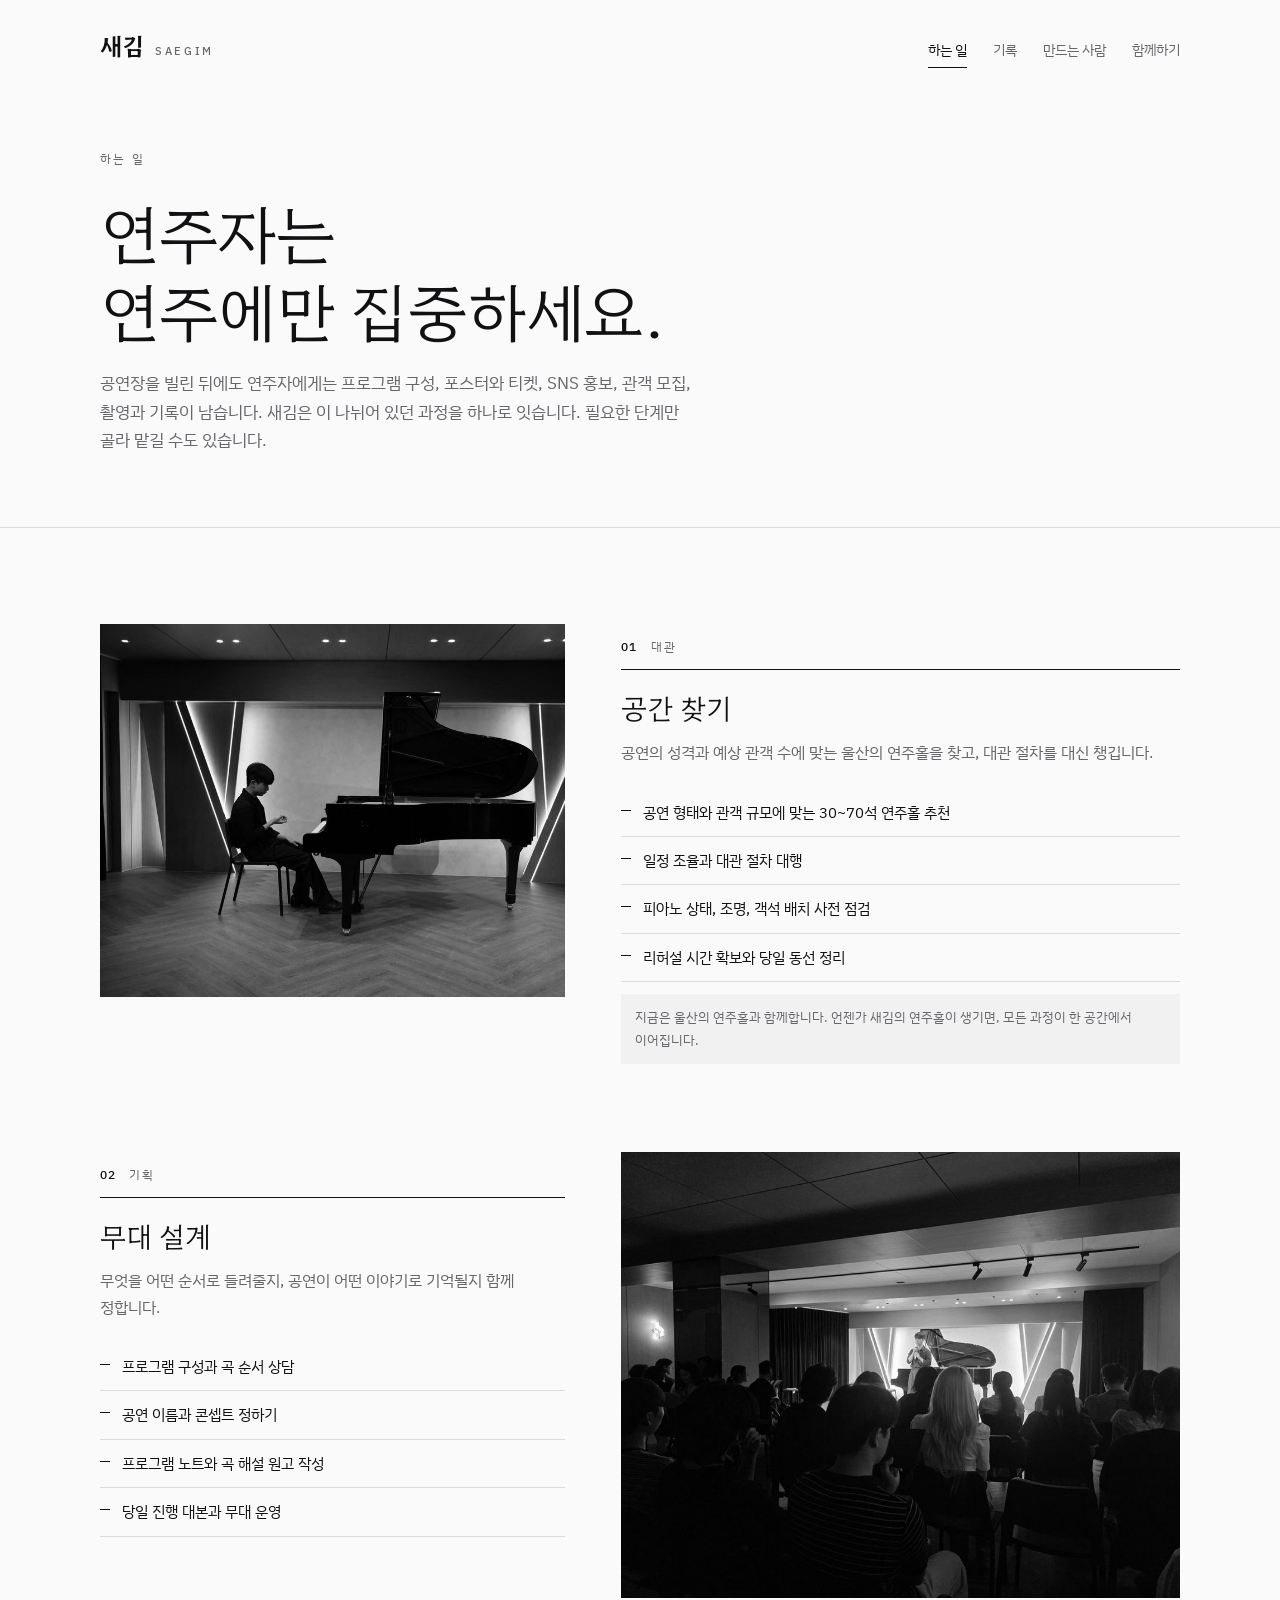
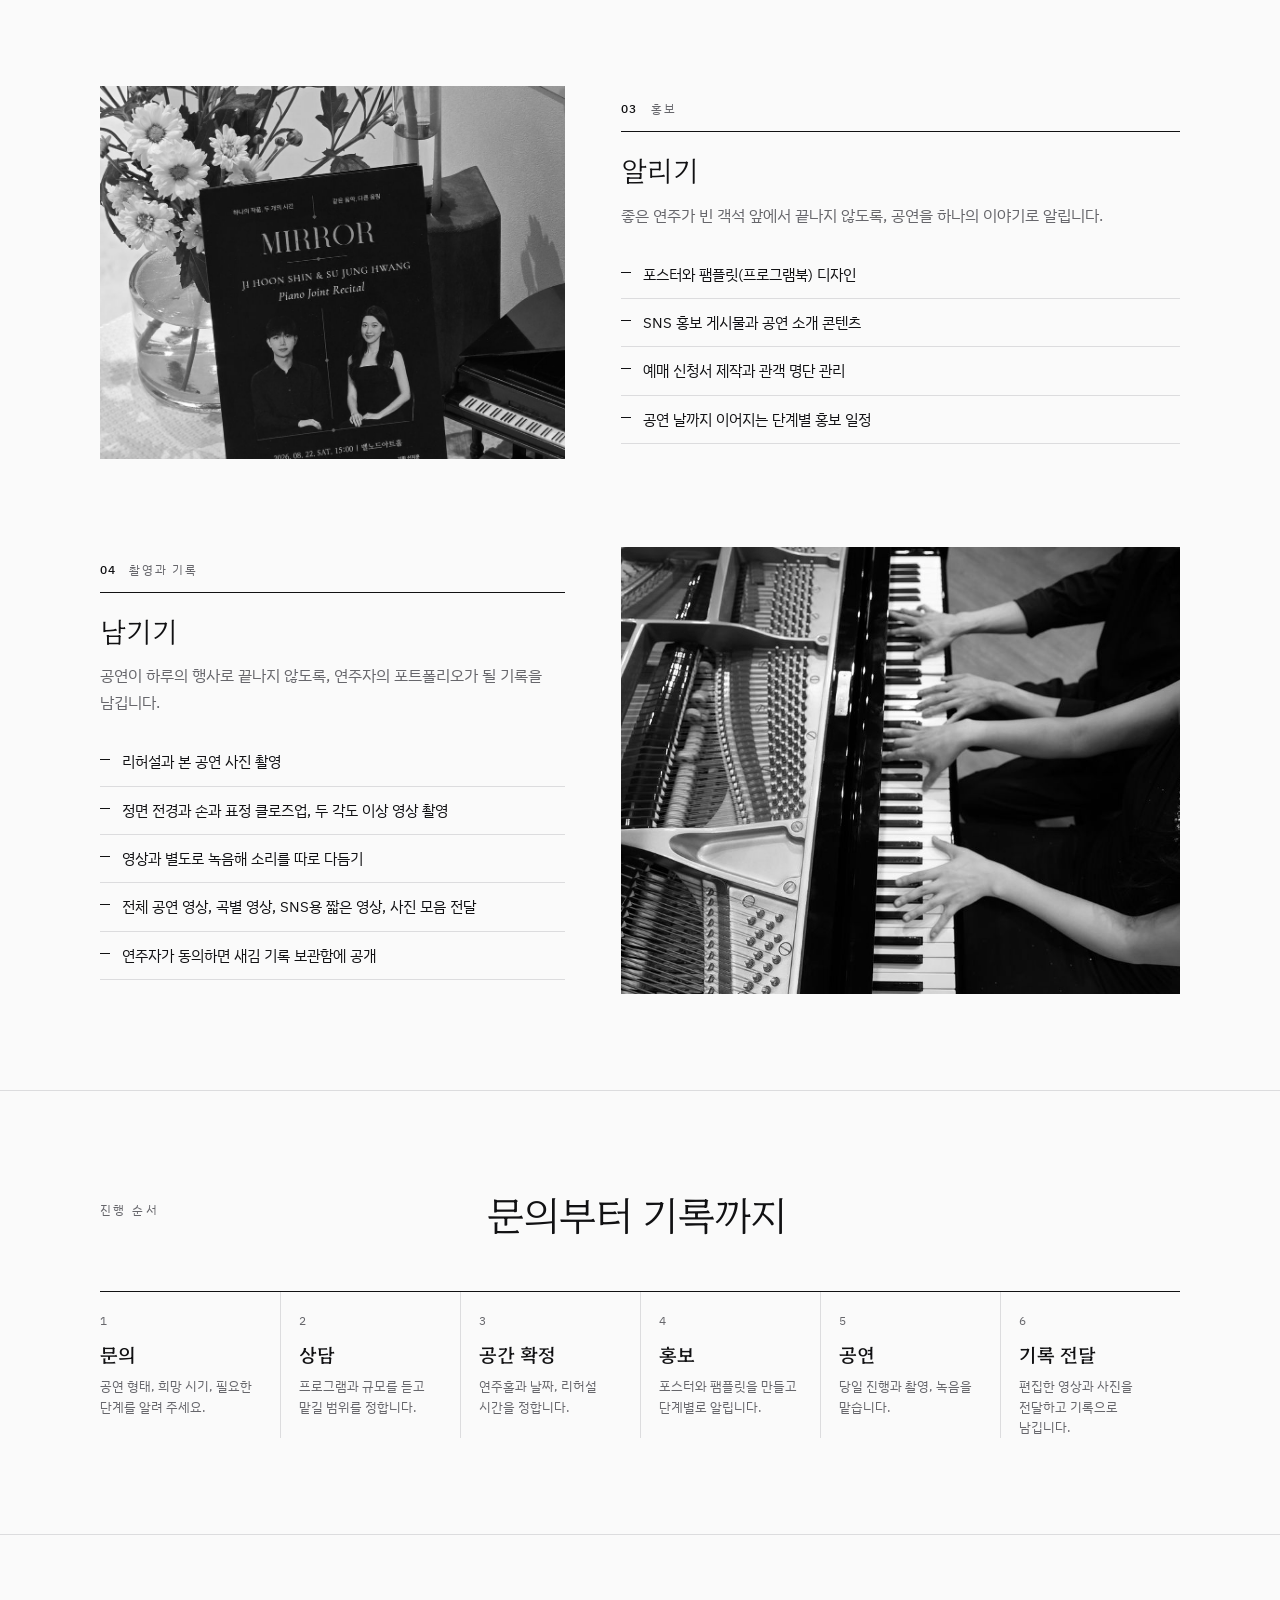
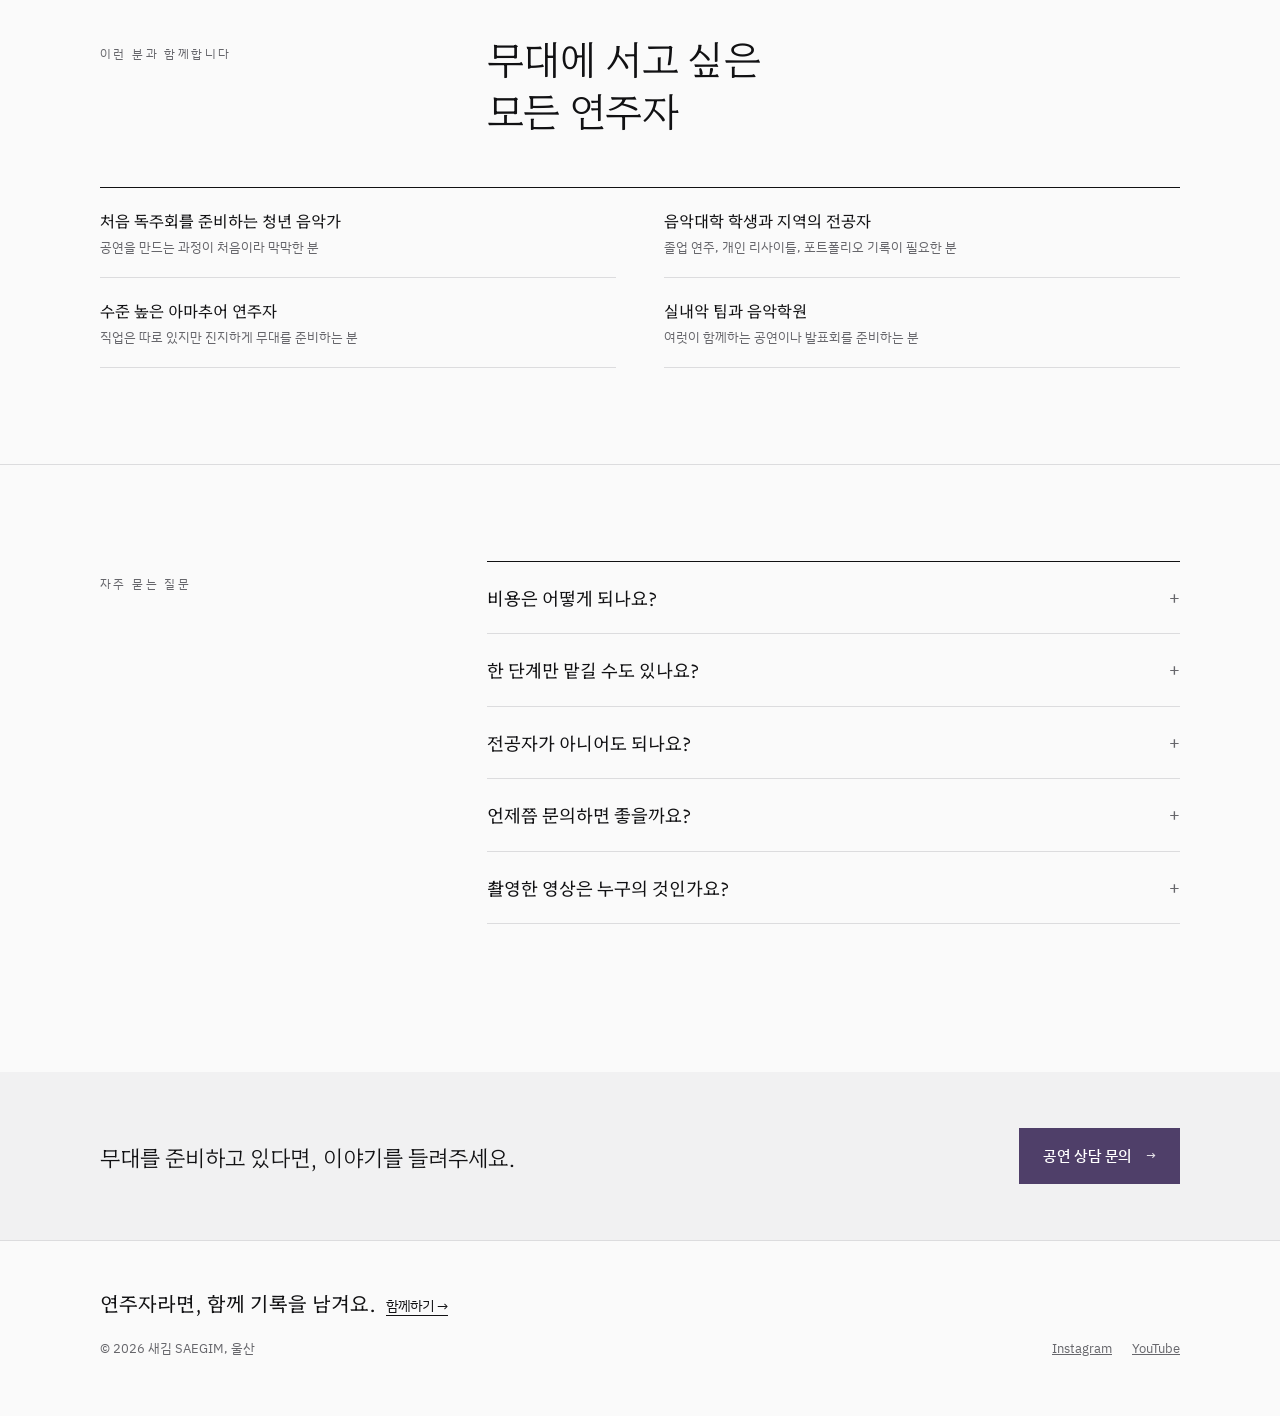
<file: work.html>
<!doctype html>
<html lang="ko">
<head>
<meta charset="utf-8">
<meta name="viewport" content="width=device-width, initial-scale=1, viewport-fit=cover">
<title>하는 일 | 새김</title>
<meta name="description" content="대관, 기획, 홍보, 촬영과 기록. 연주자가 연주에만 집중할 수 있도록 공연을 만드는 과정을 하나로 잇습니다.">
<meta property="og:type" content="website">
<meta property="og:site_name" content="새김 SAEGIM">
<meta property="og:title" content="하는 일 | 새김">
<meta property="og:description" content="대관, 기획, 홍보, 촬영과 기록. 연주자가 연주에만 집중할 수 있도록 공연을 만드는 과정을 하나로 잇습니다.">
<meta property="og:image" content="https://chromatic01.github.io/saegim/img/host.jpg">
<meta property="og:url" content="https://chromatic01.github.io/saegim/work.html">
<meta name="theme-color" content="#fafafa">
<link rel="icon" href="data:image/svg+xml,%3Csvg xmlns='http://www.w3.org/2000/svg' viewBox='0 0 64 64'%3E%3Crect width='64' height='64' fill='%23111113'/%3E%3Crect x='40' y='40' width='12' height='12' fill='%234f3f69'/%3E%3C/svg%3E">
<link rel="preconnect" href="https://fonts.googleapis.com">
<link rel="preconnect" href="https://fonts.gstatic.com" crossorigin>
<link rel="stylesheet" href="https://fonts.googleapis.com/css2?family=Hahmlet:wght@300;500;600&family=IBM+Plex+Sans+KR:wght@400;500;600&display=swap">
<link rel="stylesheet" href="assets/style.css?v=202610182118">
</head>
<body>
<header class="head">
  <div class="wrap">
    <a class="mark" href="index.html">새김 <small>SAEGIM</small></a>
    <nav class="nav" aria-label="메뉴"><a href="work.html" aria-current="page">하는 일</a><a href="archive.html">기록</a><a href="about.html">만드는 사람</a><a href="join.html">함께하기</a></nav>
  </div>
</header>
<main>

<section class="page-head">
  <div class="wrap">
    <p class="eyebrow">하는 일</p>
    <h1 class="h1">연주자는<br>연주에만 집중하세요.</h1>
    <p class="lead">공연장을 빌린 뒤에도 연주자에게는 프로그램 구성, 포스터와 티켓, SNS 홍보, 관객 모집, 촬영과 기록이 남습니다. 새김은 이 나뉘어 있던 과정을 하나로 잇습니다. 필요한 단계만 골라 맡길 수도 있습니다.</p>
  </div>
</section>

<section class="sec">
  <div class="wrap services">
    <article class="service">
      <figure class="tint"><img class="mono" src="img/hall.jpg" alt="빈 공연장, 그랜드 피아노 앞에 앉은 연주자" width="1000" height="667"></figure>
      <div>
        <p class="svc-n"><b>01</b>대관</p>
        <h3 class="h3">공간 찾기</h3>
        <p>공연의 성격과 예상 관객 수에 맞는 울산의 연주홀을 찾고, 대관 절차를 대신 챙깁니다.</p>
        <ul class="ticks"><li>공연 형태와 관객 규모에 맞는 30~70석 연주홀 추천</li><li>일정 조율과 대관 절차 대행</li><li>피아노 상태, 조명, 객석 배치 사전 점검</li><li>리허설 시간 확보와 당일 동선 정리</li></ul><p class="future">지금은 울산의 연주홀과 함께합니다. 언젠가 새김의 연주홀이 생기면, 모든 과정이 한 공간에서 이어집니다.</p>
      </div>
    </article>
    <article class="service">
      <figure class="tint"><img class="mono" src="img/host.jpg" alt="마이크를 들고 관객 앞에서 공연을 진행하는 모습" width="1000" height="750"></figure>
      <div>
        <p class="svc-n"><b>02</b>기획</p>
        <h3 class="h3">무대 설계</h3>
        <p>무엇을 어떤 순서로 들려줄지, 공연이 어떤 이야기로 기억될지 함께 정합니다.</p>
        <ul class="ticks"><li>프로그램 구성과 곡 순서 상담</li><li>공연 이름과 콘셉트 정하기</li><li>프로그램 노트와 곡 해설 원고 작성</li><li>당일 진행 대본과 무대 운영</li></ul>
      </div>
    </article>
    <article class="service">
      <figure class="tint"><img class="mono" src="img/pamphlet.jpg" alt="꽃병 옆에 세워진 MIRROR 공연 팸플릿" width="1000" height="1333"></figure>
      <div>
        <p class="svc-n"><b>03</b>홍보</p>
        <h3 class="h3">알리기</h3>
        <p>좋은 연주가 빈 객석 앞에서 끝나지 않도록, 공연을 하나의 이야기로 알립니다.</p>
        <ul class="ticks"><li>포스터와 팸플릿(프로그램북) 디자인</li><li>SNS 홍보 게시물과 공연 소개 콘텐츠</li><li>예매 신청서 제작과 관객 명단 관리</li><li>공연 날까지 이어지는 단계별 홍보 일정</li></ul>
      </div>
    </article>
    <article class="service">
      <figure class="tint"><img class="mono" src="img/hands.jpg" alt="위에서 내려다본 네 손의 피아노 연주" width="1000" height="667"></figure>
      <div>
        <p class="svc-n"><b>04</b>촬영과 기록</p>
        <h3 class="h3">남기기</h3>
        <p>공연이 하루의 행사로 끝나지 않도록, 연주자의 포트폴리오가 될 기록을 남깁니다.</p>
        <ul class="ticks"><li>리허설과 본 공연 사진 촬영</li><li>정면 전경과 손과 표정 클로즈업, 두 각도 이상 영상 촬영</li><li>영상과 별도로 녹음해 소리를 따로 다듬기</li><li>전체 공연 영상, 곡별 영상, SNS용 짧은 영상, 사진 모음 전달</li><li>연주자가 동의하면 새김 기록 보관함에 공개</li></ul>
      </div>
    </article>
  </div>
</section>

<section class="sec">
  <div class="wrap">
    <div class="sec-head">
      <p class="side">진행 순서</p>
      <h2 class="h2">문의부터 기록까지</h2>
    </div>
    <ol class="flow">
      <li><span class="flow-n">1</span><span class="flow-t">문의</span><span class="flow-d">공연 형태, 희망 시기, 필요한 단계를 알려 주세요.</span></li>
      <li><span class="flow-n">2</span><span class="flow-t">상담</span><span class="flow-d">프로그램과 규모를 듣고 맡길 범위를 정합니다.</span></li>
      <li><span class="flow-n">3</span><span class="flow-t">공간 확정</span><span class="flow-d">연주홀과 날짜, 리허설 시간을 정합니다.</span></li>
      <li><span class="flow-n">4</span><span class="flow-t">홍보</span><span class="flow-d">포스터와 팸플릿을 만들고 단계별로 알립니다.</span></li>
      <li><span class="flow-n">5</span><span class="flow-t">공연</span><span class="flow-d">당일 진행과 촬영, 녹음을 맡습니다.</span></li>
      <li><span class="flow-n">6</span><span class="flow-t">기록 전달</span><span class="flow-d">편집한 영상과 사진을 전달하고 기록으로 남깁니다.</span></li>
    </ol>
  </div>
</section>

<section class="sec">
  <div class="wrap">
    <div class="sec-head">
      <p class="side">이런 분과 함께합니다</p>
      <h2 class="h2">무대에 서고 싶은<br>모든 연주자</h2>
    </div>
    <ul class="for">
      <li>처음 독주회를 준비하는 청년 음악가<span>공연을 만드는 과정이 처음이라 막막한 분</span></li>
      <li>음악대학 학생과 지역의 전공자<span>졸업 연주, 개인 리사이틀, 포트폴리오 기록이 필요한 분</span></li>
      <li>수준 높은 아마추어 연주자<span>직업은 따로 있지만 진지하게 무대를 준비하는 분</span></li>
      <li>실내악 팀과 음악학원<span>여럿이 함께하는 공연이나 발표회를 준비하는 분</span></li>
    </ul>
  </div>
</section>

<section class="sec">
  <div class="wrap">
    <div class="sec-head">
      <p class="side">자주 묻는 질문</p>
      <div class="faq">
        <details><summary>비용은 어떻게 되나요?</summary><p>공연 규모와 맡기는 단계에 따라 달라집니다. 상담 후 안내드립니다.</p></details>
        <details><summary>한 단계만 맡길 수도 있나요?</summary><p>네. 대관만, 촬영만처럼 필요한 단계만 골라 맡길 수 있습니다.</p></details>
        <details><summary>전공자가 아니어도 되나요?</summary><p>네. 진지하게 무대를 준비하는 아마추어 연주자도 환영합니다.</p></details>
        <details><summary>언제쯤 문의하면 좋을까요?</summary><p>홍보까지 맡기신다면 공연 두세 달 전 문의를 권합니다. 대관과 촬영만이라면 더 짧아도 괜찮습니다.</p></details>
        <details><summary>촬영한 영상은 누구의 것인가요?</summary><p>모든 결과물은 연주자에게 전달됩니다. 새김의 기록 보관함에는 연주자가 동의한 경우에만 공개합니다.</p></details>
      </div>
    </div>
  </div>
</section>
<section class="closing"><div class="wrap"><p class="h3" style="font-weight:300">무대를 준비하고 있다면, 이야기를 들려주세요.</p><a class="cta" href="join.html">공연 상담 문의 <span>→</span></a></div></section>

</main>
<footer class="foot" style="background:var(--bg)">
  <div class="wrap">
    <p class="invite">연주자라면, 함께 기록을 남겨요.<a href="join.html">함께하기 →</a></p>
    <div class="foot-row"><span>© 2026 새김 SAEGIM, 울산</span><nav aria-label="외부 링크"><a href="https://www.instagram.com/sjh_.archive/" target="_blank" rel="noopener">Instagram</a><a href="https://www.youtube.com/channel/UCacmF7i-XSiqGQyUx3JiGMw" target="_blank" rel="noopener">YouTube</a></nav></div>
  </div>
</footer>
<script src="assets/site.js?v=202610182118"></script>
</body>
</html>
</file>
<file: assets/style.css>
/* 새김 · 시안 A "흑과 백"
   흰 종이 위 검은 글씨, 기록은 검은 무대. 사진은 흑백으로 두고 보는 순간 색이 돌아온다.
   보라는 행동(신청·문의)에만. 의도적 단일(밝은) 테마. */
:root{
  color-scheme:light;
  --bg:#fafafa; --ink:#111113; --muted:#66666b; --line:#dcdcde; --soft:#f1f1f2;
  --stage:#0f0f11; --stage-ink:#ededee; --stage-muted:#8e8e94; --stage-line:#2c2c30;
  --violet:#4f3f69; --violet-ink:#3d3052;
  --serif:"Hahmlet","Noto Serif KR","AppleMyungjo",serif;
  --sans:"IBM Plex Sans KR","Apple SD Gothic Neo","Malgun Gothic",system-ui,sans-serif;
  --mono:"IBM Plex Sans KR","Apple SD Gothic Neo","Malgun Gothic",system-ui,sans-serif; /* 숫자용: 0에 점 없는 글꼴 */
}
*{box-sizing:border-box}
[hidden]{display:none!important}
html{scroll-behavior:smooth;-webkit-text-size-adjust:100%}
@media (prefers-reduced-motion:reduce){html{scroll-behavior:auto}}
body{margin:0;word-break:keep-all;overflow-wrap:break-word;background:var(--bg);color:var(--ink);font-family:var(--sans);font-size:15.5px;line-height:1.75;
  padding-top:env(safe-area-inset-top,0px);padding-bottom:env(safe-area-inset-bottom,0px)}
h1,h2,h3{margin:0;text-wrap:balance;font-weight:inherit}
p,ul,ol,figure,dl,dd,blockquote{margin:0}
ul,ol{padding:0;list-style:none}
img{display:block;max-width:100%;height:auto}
a{color:inherit}
:focus-visible{outline:2px solid var(--violet);outline-offset:3px}
.wrap{max-width:1120px;margin:0 auto;padding-left:max(20px,env(safe-area-inset-left,0px));padding-right:max(20px,env(safe-area-inset-right,0px))}
.narrow{max-width:760px}

/* 흑백 → 색 */
.mono{filter:grayscale(1);transition:filter .7s ease}
@media (hover:hover){.tint:hover .mono{filter:none}}
@media (hover:none){.mono.seen{filter:none}}
@media (prefers-reduced-motion:reduce){.mono{transition:none}}

/* 머리말 */
.head .wrap{display:flex;justify-content:space-between;align-items:baseline;gap:12px 24px;flex-wrap:wrap;padding-block:24px}
.mark{font-family:var(--serif);font-size:24px;font-weight:600;letter-spacing:.02em;display:flex;align-items:baseline;gap:10px;text-decoration:none}
.mark small{font-family:var(--sans);font-size:11px;letter-spacing:.24em;color:var(--muted);font-weight:500}
.nav{display:flex;gap:26px;font-size:14px}
.nav a{text-decoration:none;color:var(--muted);padding-block:4px;border-bottom:1px solid transparent}
.nav a:hover{color:var(--ink)}
.nav a[aria-current="page"]{color:var(--ink);border-bottom-color:var(--ink)}

/* 공통 글꼴 */
.eyebrow,.side{font-size:12px;letter-spacing:.2em;color:var(--muted)}
.h1{font-family:var(--serif);font-weight:300;font-size:clamp(36px,5.6vw,64px);line-height:1.22;letter-spacing:-.02em}
.h1 b{font-weight:600}
.h2{font-family:var(--serif);font-weight:300;font-size:clamp(28px,3.6vw,40px);line-height:1.3;letter-spacing:-.015em}
.h3{font-family:var(--serif);font-size:22px;font-weight:500;line-height:1.4}
.lead{color:var(--muted);max-width:32em;font-size:16.5px}
.muted{color:var(--muted)}
.small{font-size:13px}
.prose{max-width:36em}
.prose p+p{margin-top:1.1em}

/* 버튼 */
.cta{display:inline-flex;align-items:center;gap:14px;background:var(--violet);color:#fff;text-decoration:none;padding:15px 24px;font-size:14.5px;font-weight:500;letter-spacing:.02em}
.cta:hover{background:var(--violet-ink)}
.cta span{font-family:var(--mono);font-size:12px;opacity:.85}
.link{display:inline-flex;gap:10px;align-items:center;font-size:14px;text-underline-offset:5px}

/* 첫 화면 (홈) */
.hero .wrap{display:grid;grid-template-columns:minmax(0,1fr) minmax(0,1.05fr);gap:56px;align-items:end;padding-block:48px 96px}
.hero .h1{margin-top:22px}
.hero .lead{margin-top:26px}
.hero .cta{margin-top:36px}
.hero figure img{aspect-ratio:4/3.1;object-fit:cover;width:100%}
.cap{display:flex;justify-content:space-between;gap:12px;flex-wrap:wrap;margin-top:10px;font-size:12px;color:var(--muted)}

/* 하위 페이지 머리 */
.page-head .wrap{padding-block:56px 72px;display:grid;gap:22px}
.page-head .lead{max-width:36em}

/* 섹션 */
.sec{padding-block:96px;border-top:1px solid var(--line)}
.sec-head{display:grid;grid-template-columns:minmax(0,1fr) minmax(0,2fr);gap:40px;align-items:start;margin-bottom:52px}
.sec-head .side{padding-top:12px}
.sec-head .lead{margin-top:16px}

/* 홈 · 새김은 */
.intro{display:grid;grid-template-columns:minmax(0,1fr) minmax(0,2fr);gap:40px}
.intro .prose{font-size:17px;line-height:1.85}

/* 홈 · 입구 목록 */
.doors{border-top:1px solid var(--ink)}
.door{display:grid;grid-template-columns:200px minmax(0,1fr) auto;gap:32px;align-items:center;padding:22px 0;border-bottom:1px solid var(--line);text-decoration:none}
.door img{aspect-ratio:16/10;object-fit:cover;width:100%}
.door-t{font-family:var(--serif);font-size:24px;font-weight:500}
.door-d{color:var(--muted);font-size:14px;margin-top:4px}
.door-go{font-family:var(--mono);font-size:13px;color:var(--muted);transition:transform .3s}
.door:hover .door-go{transform:translateX(6px);color:var(--ink)}
@media (prefers-reduced-motion:reduce){.door-go{transition:none}}

/* 하는 일 · 서비스 */
.services{display:grid;gap:88px}
.service{display:grid;grid-template-columns:minmax(0,1fr) minmax(0,1.2fr);gap:56px;align-items:start}
.service:nth-child(even) figure{order:2}
.service figure img{aspect-ratio:4/3.2;object-fit:cover;width:100%}
.svc-n{display:flex;gap:14px;align-items:baseline;font-size:12px;letter-spacing:.14em;color:var(--muted);padding-bottom:12px;border-bottom:1px solid var(--ink)}
.svc-n b{font-family:var(--mono);font-weight:500;color:var(--ink);letter-spacing:.06em}
.service .h3{margin-top:18px;font-size:28px;font-weight:300}
.service > div > p{margin-top:12px;color:var(--muted)}
.ticks{margin-top:22px}
.ticks li{padding:11px 0 11px 22px;border-bottom:1px solid var(--line);position:relative;font-size:14.5px}
.ticks li::before{content:"";position:absolute;left:0;top:21px;width:10px;height:1px;background:var(--ink)}
.future{margin-top:18px;font-size:13px;color:var(--muted);padding:12px 14px;background:var(--soft)}

/* 하는 일 · 진행 흐름 */
.flow{display:grid;grid-template-columns:repeat(6,minmax(0,1fr));border-top:1px solid var(--ink)}
.flow li{padding:18px 18px 0 0;display:grid;gap:6px;align-content:start}
.flow li+li{padding-left:18px;border-left:1px solid var(--line)}
.flow-n{font-family:var(--mono);font-size:12px;color:var(--muted)}
.flow-t{font-family:var(--serif);font-size:19px;font-weight:500}
.flow-d{font-size:13px;color:var(--muted);line-height:1.6}

/* 하는 일 · 대상 */
.for{display:grid;grid-template-columns:repeat(2,minmax(0,1fr));gap:0 48px;border-top:1px solid var(--ink)}
.for li{padding:18px 0;border-bottom:1px solid var(--line);font-size:16px;font-family:var(--serif)}
.for li span{display:block;font-family:var(--sans);font-size:13px;color:var(--muted);margin-top:2px}

/* 자주 묻는 질문 */
.faq{border-top:1px solid var(--ink)}
.faq details{border-bottom:1px solid var(--line)}
.faq summary{cursor:pointer;list-style:none;display:flex;justify-content:space-between;gap:16px;padding:20px 0;font-family:var(--serif);font-size:18px}
.faq summary::-webkit-details-marker{display:none}
.faq summary::after{content:"+";font-family:var(--mono);color:var(--muted)}
.faq details[open] summary::after{content:"−"}
.faq details p{padding:0 0 22px;color:var(--muted);max-width:40em}

/* 마무리 띠 */
.closing{background:var(--soft)}
.closing .wrap{display:flex;justify-content:space-between;align-items:center;gap:24px;flex-wrap:wrap;padding-block:56px}

/* 기록 (검은 무대) */
.stage{background:var(--stage);color:var(--stage-ink)}
.stage .side,.stage .muted,.stage .lead,.stage .eyebrow{color:var(--stage-muted)}
.stage .sec-head{margin-bottom:52px}
.stage-pad{padding-block:104px}
.slots{display:grid;grid-template-columns:1.6fr 1fr 1fr;gap:24px;align-items:start}
.slot{text-decoration:none;display:block}
.slot img,.empty{aspect-ratio:16/10.5;width:100%;object-fit:cover}
.empty{border:1px dashed var(--stage-line);display:grid;place-items:center;font-family:var(--mono);font-size:12px;letter-spacing:.14em;color:var(--stage-muted)}
.slot-meta{margin-top:14px;font-family:var(--mono);font-size:11.5px;color:var(--stage-muted);letter-spacing:.06em}
.slot-t{font-family:var(--serif);font-size:18px;margin-top:6px;line-height:1.45}
.slot-s{font-size:12.5px;color:var(--stage-muted);margin-top:4px}
.slot-go{display:inline-block;margin-top:12px;font-size:13px;color:var(--stage-ink);text-decoration:underline;text-underline-offset:5px}
.stage .page-head .wrap{padding-block:56px 64px}

/* 기록 상세 */
.rec-head .wrap{padding-block:48px 56px;display:grid;gap:18px}
.rec-meta{font-family:var(--mono);font-size:12px;letter-spacing:.06em;color:var(--stage-muted)}
.rec-tag{display:flex;justify-content:space-between;gap:16px;flex-wrap:wrap;font-size:13px;color:var(--stage-muted);border-top:1px solid var(--stage-line);padding-top:16px;margin-top:8px}
.rec-hero img{width:100%;aspect-ratio:16/8;object-fit:cover}
.back{font-size:13px;text-decoration:none;color:var(--stage-muted)}
.back:hover{color:var(--stage-ink)}
.two-col{display:grid;grid-template-columns:minmax(0,1fr) minmax(0,2fr);gap:40px;align-items:start}
.letter p{font-family:var(--serif);font-size:17px;line-height:2;font-weight:300}
.letter p+p{margin-top:1.4em}
.program{display:grid;grid-template-columns:repeat(2,minmax(0,1fr));gap:40px}
.program h3{font-size:12px;letter-spacing:.2em;color:var(--muted);padding-bottom:12px;border-bottom:1px solid var(--ink)}
.program li{padding:14px 0;border-bottom:1px solid var(--line)}
.program .composer{font-family:var(--serif);font-size:18px;font-weight:500}
.program .work{display:block;font-size:14px;color:var(--muted)}
.info{display:grid;grid-template-columns:120px minmax(0,1fr);border-top:1px solid var(--ink)}
.info dt,.info dd{padding:13px 0;border-bottom:1px solid var(--line);font-size:14.5px}
.info dt{font-size:12px;letter-spacing:.14em;color:var(--muted);padding-top:15px}
.notes{display:grid;gap:0;border-top:1px solid var(--ink)}
.notes li{display:grid;grid-template-columns:200px minmax(0,1fr);gap:32px;padding:22px 0;border-bottom:1px solid var(--line)}
.notes h3{font-family:var(--serif);font-size:19px;font-weight:500}
.notes p{color:var(--muted)}
.gallery{display:grid;grid-template-columns:repeat(3,minmax(0,1fr));gap:16px}
.gallery figure img{width:100%;aspect-ratio:4/5;object-fit:cover}
.gallery figure.wide{grid-column:span 2}
.gallery figure.wide img{aspect-ratio:auto;height:100%;max-height:100%}
.gallery figcaption{font-size:12px;color:var(--muted);margin-top:8px}
.video-box{border:1px dashed var(--line);padding:32px;display:flex;justify-content:space-between;align-items:center;gap:20px;flex-wrap:wrap}

/* 만드는 사람 */
.founder{display:grid;grid-template-columns:minmax(0,.8fr) minmax(0,1.6fr);gap:64px;align-items:start}
.founder > img{aspect-ratio:4/5;object-fit:cover;width:100%}
.name{font-family:var(--serif);font-size:clamp(32px,4vw,44px);font-weight:500;letter-spacing:-.01em}
.name small{font-family:var(--sans);font-size:14px;color:var(--muted);font-weight:400;margin-left:12px;letter-spacing:0}
.quote{font-family:var(--serif);font-weight:300;font-size:clamp(24px,3.2vw,34px);line-height:1.5;letter-spacing:-.01em;padding-left:24px;border-left:2px solid var(--violet);max-width:20em}
.quote cite{display:block;font-family:var(--sans);font-style:normal;font-size:13px;color:var(--muted);margin-top:14px;letter-spacing:.02em}
.strengths{display:grid;grid-template-columns:repeat(3,minmax(0,1fr));gap:32px;border-top:1px solid var(--ink)}
.strengths li{padding-top:20px}
.strengths p{color:var(--muted);font-size:14px;margin-top:8px}
.cv{display:grid;grid-template-columns:repeat(2,minmax(0,1fr));gap:40px}
.cv h3{font-size:12px;letter-spacing:.2em;color:var(--muted);padding-bottom:12px;border-bottom:1px solid var(--ink)}
.cv li{padding:13px 0;border-bottom:1px solid var(--line);font-size:14px;line-height:1.55}
.cv .d{display:block;font-family:var(--mono);font-size:11.5px;color:var(--muted);margin-bottom:2px}
.cv .s{display:block;font-size:12.5px;color:var(--muted)}
.cv .soon{color:var(--violet);margin-left:8px}
.links{display:flex;gap:28px;flex-wrap:wrap;margin-top:28px}

/* 함께하기 */
.paths{display:grid;grid-template-columns:repeat(2,minmax(0,1fr));gap:0;border-top:1px solid var(--ink)}
.path{padding:40px 40px 48px 0;display:grid;gap:16px;align-content:start;justify-items:start}
.path+.path{padding-left:40px;padding-right:0;border-left:1px solid var(--line)}
.path p{color:var(--muted)}
.path ul{width:100%;border-top:1px solid var(--line)}
.path li{padding:10px 0;border-bottom:1px solid var(--line);font-size:14px}
.path .note{font-size:12.5px}

/* 꼬리말 */
.foot{border-top:1px solid var(--line)}
.foot .wrap{display:grid;gap:18px;padding-block:44px 56px}
.invite{font-family:var(--serif);font-size:20px}
.invite a{font-family:var(--sans);font-size:14px;margin-left:10px;text-underline-offset:4px}
.foot-row{display:flex;justify-content:space-between;gap:16px;flex-wrap:wrap;font-size:12.5px;color:var(--muted)}
.foot-row nav{display:flex;gap:20px}

@media (max-width:960px){
  .flow{grid-template-columns:repeat(3,minmax(0,1fr));row-gap:28px}
  .flow li:nth-child(4){padding-left:0;border-left:0}
}
@media (max-width:900px){
  .door{grid-template-columns:140px minmax(0,1fr) auto;gap:20px}
  .strengths{grid-template-columns:minmax(0,1fr);gap:0}
  .strengths li{padding:18px 0;border-bottom:1px solid var(--line)}
}
@media (max-width:720px){
  .head .wrap{padding-block:18px 14px}
  .nav{gap:18px;font-size:13.5px;width:100%;overflow-x:auto}
  .hero .wrap,.sec-head,.intro,.service,.founder,.two-col,.paths,.program,.cv,.for{grid-template-columns:minmax(0,1fr)}
  .hero .wrap{gap:36px;padding-block:24px 72px}
  .page-head .wrap{padding-block:32px 48px}
  .sec,.stage-pad{padding-block:72px}
  .sec-head,.intro,.two-col{gap:12px}
  .sec-head{margin-bottom:36px}
  .service{gap:24px}
  .service:nth-child(even) figure{order:0}
  .services{gap:64px}
  .flow{grid-template-columns:minmax(0,1fr)}
  .flow li,.flow li+li{padding:16px 0;border-left:0;border-bottom:1px solid var(--line)}
  .door{grid-template-columns:96px minmax(0,1fr);gap:16px}
  .door-go{display:none}
  .door-t{font-size:20px}
  .slots{grid-template-columns:minmax(0,1fr)}
  .founder{gap:32px}
  .founder > img{max-width:280px}
  .notes li{grid-template-columns:minmax(0,1fr);gap:6px}
  .gallery{grid-template-columns:repeat(2,minmax(0,1fr))}
  .gallery figure.wide{grid-column:span 2}
  .path,.path+.path{padding:32px 0;border-left:0}
  .path+.path{border-top:1px solid var(--line)}
  .info{grid-template-columns:96px minmax(0,1fr)}
  .invite a{display:inline-block;margin:6px 0 0}
}

/* 어두운 머리말 (기록 페이지) */
.head.stage .nav a{color:var(--stage-muted)}
.head.stage .nav a:hover,.head.stage .nav a[aria-current="page"]{color:var(--stage-ink);border-bottom-color:var(--stage-ink)}
.head.stage .mark small{color:var(--stage-muted)}

/* 홈 · 새김은 (문단 정렬) */
.statement{display:grid;gap:2em;max-width:34em;font-family:var(--serif);font-weight:300;font-size:clamp(18px,2vw,21px);line-height:1.95;letter-spacing:-.005em}
.statement b{font-weight:500}
@media (max-width:720px){.statement .br{display:none}.statement{gap:1.5em}}

/* 가운뎃점 대신 간격으로 나누는 정보 줄 */
.rec-meta,.slot-meta,.feature-meta{display:flex;flex-wrap:wrap;gap:4px 20px}

/* 홈 · 최근 기록 */
.feature{padding-block:96px}
.feature-card{display:grid;grid-template-columns:minmax(0,.8fr) minmax(0,1fr);gap:72px;align-items:center;text-decoration:none;color:inherit}
.feature-card figure img{width:100%;aspect-ratio:1000/1418;object-fit:cover}
.feature-text{display:grid;gap:14px;justify-items:start}
.feature-text .eyebrow{color:var(--stage-muted)}
.feature-no{font-family:var(--mono);font-size:13px;letter-spacing:.08em;color:var(--stage-muted);margin-top:10px}
.feature-text .h2{font-size:clamp(34px,4.6vw,52px)}
.feature-sub{font-family:var(--serif);font-weight:300;font-size:20px;line-height:1.6}
.feature-meta{font-size:13px;color:var(--stage-muted)}
.feature-go{margin-top:18px;font-size:14px;padding-bottom:4px;border-bottom:1px solid var(--stage-ink)}
.feature-card:hover .feature-go{border-bottom-color:var(--violet)}
@media (max-width:720px){
  .feature{padding-block:64px}
  .feature-card{grid-template-columns:minmax(0,1fr);gap:32px}
  .feature-card figure{max-width:340px}
}

/* ───────── 홈 첫 화면: 색이 차오르는 무대 + 기록 번호 ───────── */
.head.over{position:absolute;left:0;right:0;top:env(safe-area-inset-top,0px);z-index:6;color:#fff}
.head.over .mark small{color:rgba(255,255,255,.62)}
.head.over .nav a{color:rgba(255,255,255,.72)}
.head.over .nav a:hover{color:#fff}

.stage-hero{position:relative;height:100vh;height:100svh;min-height:560px;max-height:1100px;background:var(--stage);color:#fff;overflow:hidden;display:flex;flex-direction:column;justify-content:flex-end}
.slides{position:absolute;inset:0}
.slide{position:absolute;inset:0;margin:0;opacity:0;transition:opacity 1.4s ease}
.slide.on{opacity:1}
.slide img{position:absolute;inset:0;width:100%;height:100%;object-fit:cover;max-width:none}
.slide .bw{filter:grayscale(1) brightness(.92)}
.slide .col{--r:0%;-webkit-mask-image:radial-gradient(circle at var(--x,50%) var(--y,50%),#000 var(--r),transparent calc(var(--r) + 22%));mask-image:radial-gradient(circle at var(--x,50%) var(--y,50%),#000 var(--r),transparent calc(var(--r) + 22%))}
.nomask .slide .col{-webkit-mask-image:none;mask-image:none;opacity:var(--o,0)}
.slide.print img{object-fit:contain;object-position:100% 45%;padding:104px max(20px,calc((100vw - 1120px) / 2 + 20px)) 150px 50vw}
.shade{position:absolute;inset:0;background:linear-gradient(to top,rgba(8,8,10,.82) 0%,rgba(8,8,10,.35) 38%,rgba(8,8,10,0) 62%),linear-gradient(to right,rgba(8,8,10,.55),rgba(8,8,10,0) 55%);pointer-events:none}
.hero-copy{position:relative;z-index:2;display:grid;gap:22px;justify-items:start;padding-bottom:40px}
.hero-copy .h1{color:#fff}
.hero-copy .lead{color:rgba(255,255,255,.78);max-width:28em}
.hero-bar{position:relative;z-index:2;display:flex;justify-content:space-between;align-items:flex-end;gap:16px 32px;flex-wrap:wrap;padding-bottom:max(32px,env(safe-area-inset-bottom,0px));border-top:1px solid rgba(255,255,255,.18);padding-top:18px}
.hero-rec{display:flex;align-items:baseline;gap:6px 18px;flex-wrap:wrap;text-decoration:none;color:#fff}
.hero-rec .no{font-family:var(--mono);font-size:13px;letter-spacing:.08em;display:inline-block}
.hero-rec .no.flip{animation:flip .6s ease}
@keyframes flip{from{opacity:0;transform:translateY(8px)}to{opacity:1;transform:none}}
.hero-rec .t{font-family:var(--serif);font-size:18px}
.hero-rec .scene{font-size:13px;color:rgba(255,255,255,.62)}
.hero-rec .go{font-size:13px;color:rgba(255,255,255,.62);text-decoration:underline;text-underline-offset:4px}
.hero-rec:hover .go{color:#fff}
.hero-ctrl{display:flex;align-items:center;gap:16px}
.ticks-row{display:flex;gap:6px;list-style:none;margin:0;padding:0}
.ticks-row button{width:28px;height:20px;padding:0;border:0;background:transparent;cursor:pointer;position:relative}
.ticks-row button::before{content:"";position:absolute;left:0;right:0;top:9px;height:2px;background:rgba(255,255,255,.28)}
.ticks-row button i{position:absolute;left:0;top:9px;height:2px;width:0;background:#fff;display:block}
.ticks-row button[aria-current="true"]::before{background:rgba(255,255,255,.4)}
.pause{border:1px solid rgba(255,255,255,.4);background:transparent;color:#fff;font:inherit;font-size:12px;padding:5px 12px;cursor:pointer;min-width:58px}
.pause:hover{border-color:#fff}
@media (max-width:720px){
  .stage-hero{min-height:600px}
  .slide.print img{object-position:50% 0;padding:110px 24px 330px}
  .hero-copy{padding-bottom:28px;gap:16px}
  .hero-bar{flex-direction:column;align-items:flex-start}
  .ticks-row button{width:20px}
}
.stage-hero > .wrap{width:100%}

/* 숫자 정렬 */
body{font-variant-numeric:tabular-nums}

/* 기록 상세 머리 (흰 배경) */
.rec-meta{color:var(--muted)}
.rec-tag{color:var(--muted);border-top-color:var(--line)}
.back{color:var(--muted)}
.back:hover{color:var(--ink)}
.rec-hero img{aspect-ratio:16/8}

/* 기록 목록 */
.records{border-top:1px solid var(--ink)}
.records > li{border-bottom:1px solid var(--line)}
.record{display:grid;grid-template-columns:minmax(0,1.35fr) minmax(0,1fr);gap:56px;align-items:center;padding:40px 0;text-decoration:none;color:inherit}
.record figure img{width:100%;aspect-ratio:3/2;object-fit:cover}
.record-text{display:grid;gap:10px;justify-items:start}
.record-no{font-family:var(--serif);font-size:15px;letter-spacing:.06em;color:var(--muted)}
.record-t{font-family:var(--serif);font-weight:300;font-size:clamp(32px,4vw,46px);line-height:1.2}
.record-sub{font-family:var(--serif);font-size:18px;line-height:1.5}
.record-info{display:grid;grid-template-columns:52px minmax(0,1fr);gap:4px 12px;margin-top:14px;font-size:14px}
.record-info dt{color:var(--muted);font-size:12.5px;letter-spacing:.1em;padding-top:1px}
.record-go{margin-top:18px;font-size:14px;padding-bottom:4px;border-bottom:1px solid var(--ink)}
.record:hover .record-go{border-bottom-color:var(--violet);color:var(--violet)}
@media (max-width:720px){.record{grid-template-columns:minmax(0,1fr);gap:24px;padding:28px 0}}
</file>
